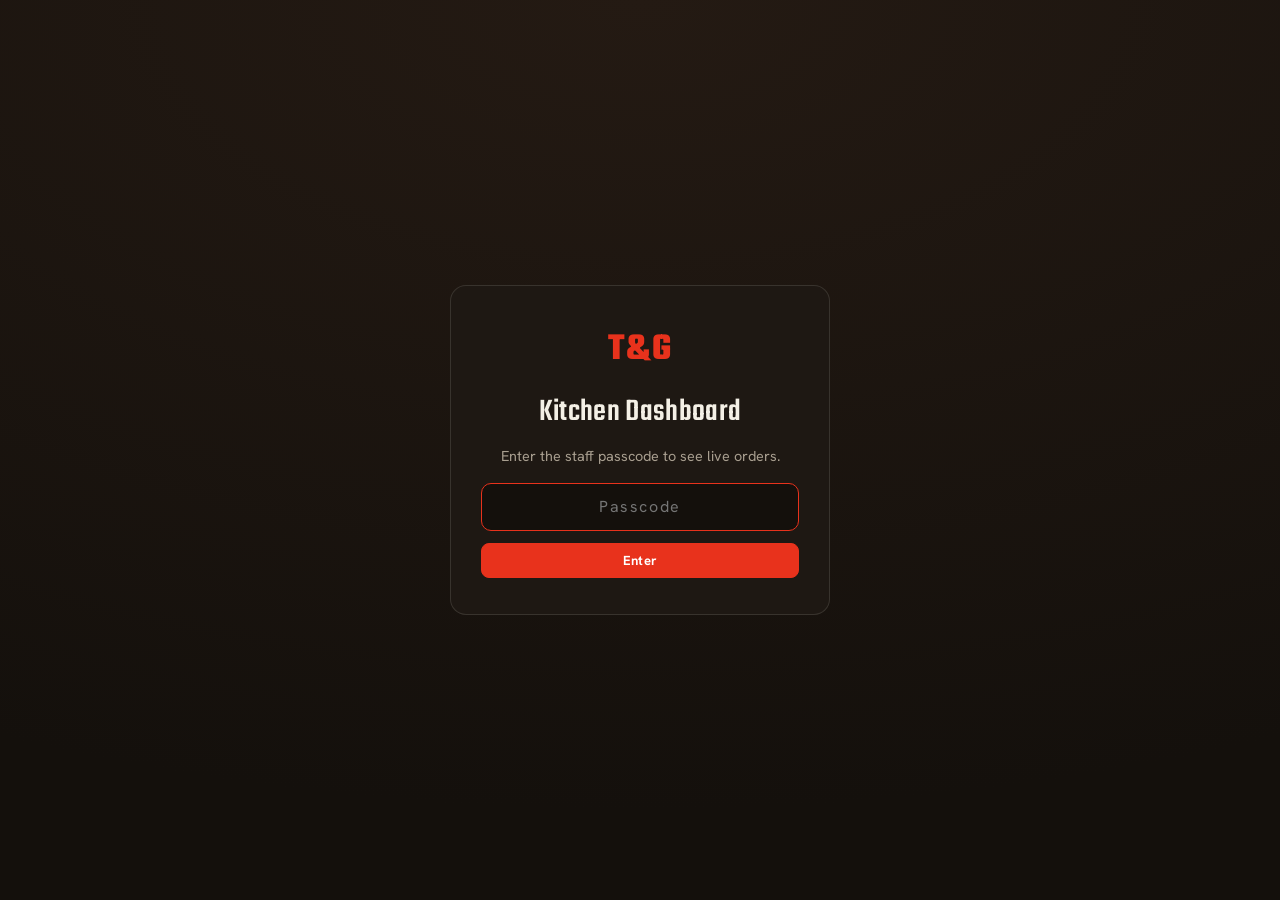
<file: dashboard.html>
<!DOCTYPE html>
<html lang="en" data-lang="en">
<head>
<meta charset="UTF-8" />
<meta name="viewport" content="width=device-width, initial-scale=1.0" />
<meta name="robots" content="noindex" />
<title>Kitchen Dashboard — Tandoor et Grille</title>
<link rel="preconnect" href="https://fonts.googleapis.com" />
<link rel="preconnect" href="https://fonts.gstatic.com" crossorigin />
<link href="https://fonts.googleapis.com/css2?family=Teko:wght@400;500;600;700&family=Hanken+Grotesk:wght@400;500;600;700;800&display=swap" rel="stylesheet" />
<link rel="stylesheet" href="css/dashboard.css?v=2" />
</head>
<body class="dash-body">

<!-- ===== LOGIN GATE ===== -->
<div class="gate" id="gate">
  <form class="gate__card" id="gateForm">
    <div class="gate__mono">T&amp;G</div>
    <h1>Kitchen Dashboard</h1>
    <p>Enter the staff passcode to see live orders.</p>
    <input type="password" id="gatePass" placeholder="Passcode" autocomplete="current-password" />
    <button type="submit" class="dbtn dbtn--primary" id="gateBtn">Enter</button>
    <span class="gate__err" id="gateErr" hidden>Wrong passcode — try again.</span>
  </form>
</div>

<!-- ===== APP ===== -->
<div class="dash" id="dash" hidden>
  <header class="dhead">
    <div class="dhead__brand">
      <span class="dhead__mono">T&amp;G</span>
      <div class="dhead__title"><strong>Kitchen</strong><span>Tandoor et Grille</span></div>
      <span class="dhead__live" id="liveDot" title="Live"><i></i> <em>Live</em></span>
    </div>
    <div class="dhead__stats">
      <div class="stat"><b id="stOrders">0</b><span>Orders today</span></div>
      <div class="stat"><b id="stActive">0</b><span>Active now</span></div>
      <div class="stat"><b id="stRevenue">$0</b><span>Revenue today</span></div>
    </div>
    <div class="dhead__tools">
      <button class="dbtn dbtn--ghost" id="soundBtn" title="Sound alerts" aria-pressed="true">
        <svg viewBox="0 0 24 24" width="18" height="18" fill="none" stroke="currentColor" stroke-width="2" stroke-linecap="round" stroke-linejoin="round"><path d="M11 5 6 9H2v6h4l5 4V5z"/><path d="M15.5 8.5a5 5 0 0 1 0 7M19 5a9 9 0 0 1 0 14"/></svg>
        <span>Sound</span>
      </button>
      <button class="dbtn dbtn--ghost" id="logoutBtn">Log out</button>
    </div>
  </header>

  <main class="board" id="board">
    <section class="col" data-col="new">
      <header class="col__head"><h2>New</h2><span class="col__count" id="cNew">0</span></header>
      <div class="col__list" id="listNew"></div>
    </section>
    <section class="col" data-col="preparing">
      <header class="col__head"><h2>In the kitchen</h2><span class="col__count" id="cPrep">0</span></header>
      <div class="col__list" id="listPrep"></div>
    </section>
    <section class="col" data-col="ready">
      <header class="col__head"><h2>Ready for pickup</h2><span class="col__count" id="cReady">0</span></header>
      <div class="col__list" id="listReady"></div>
    </section>
  </main>
</div>

<script src="js/dashboard.js?v=3"></script>
</body>
</html>
</file>
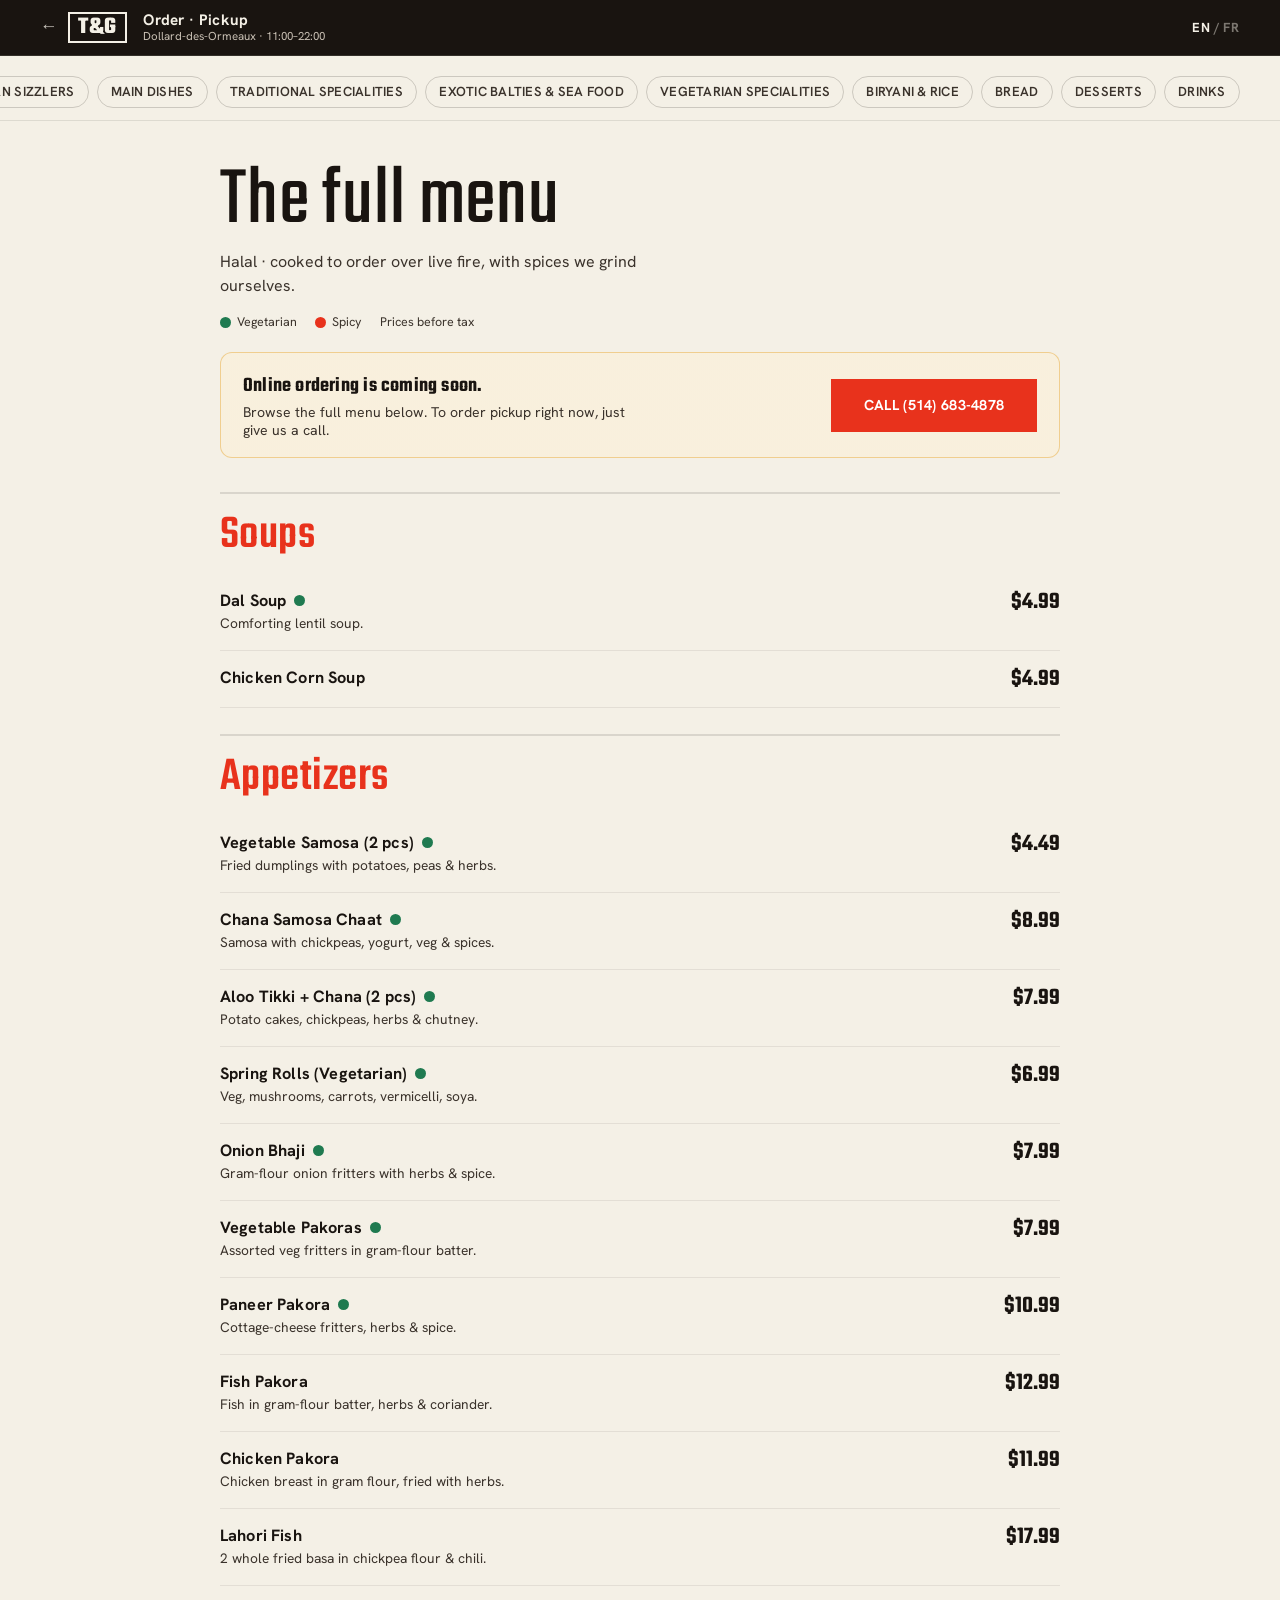
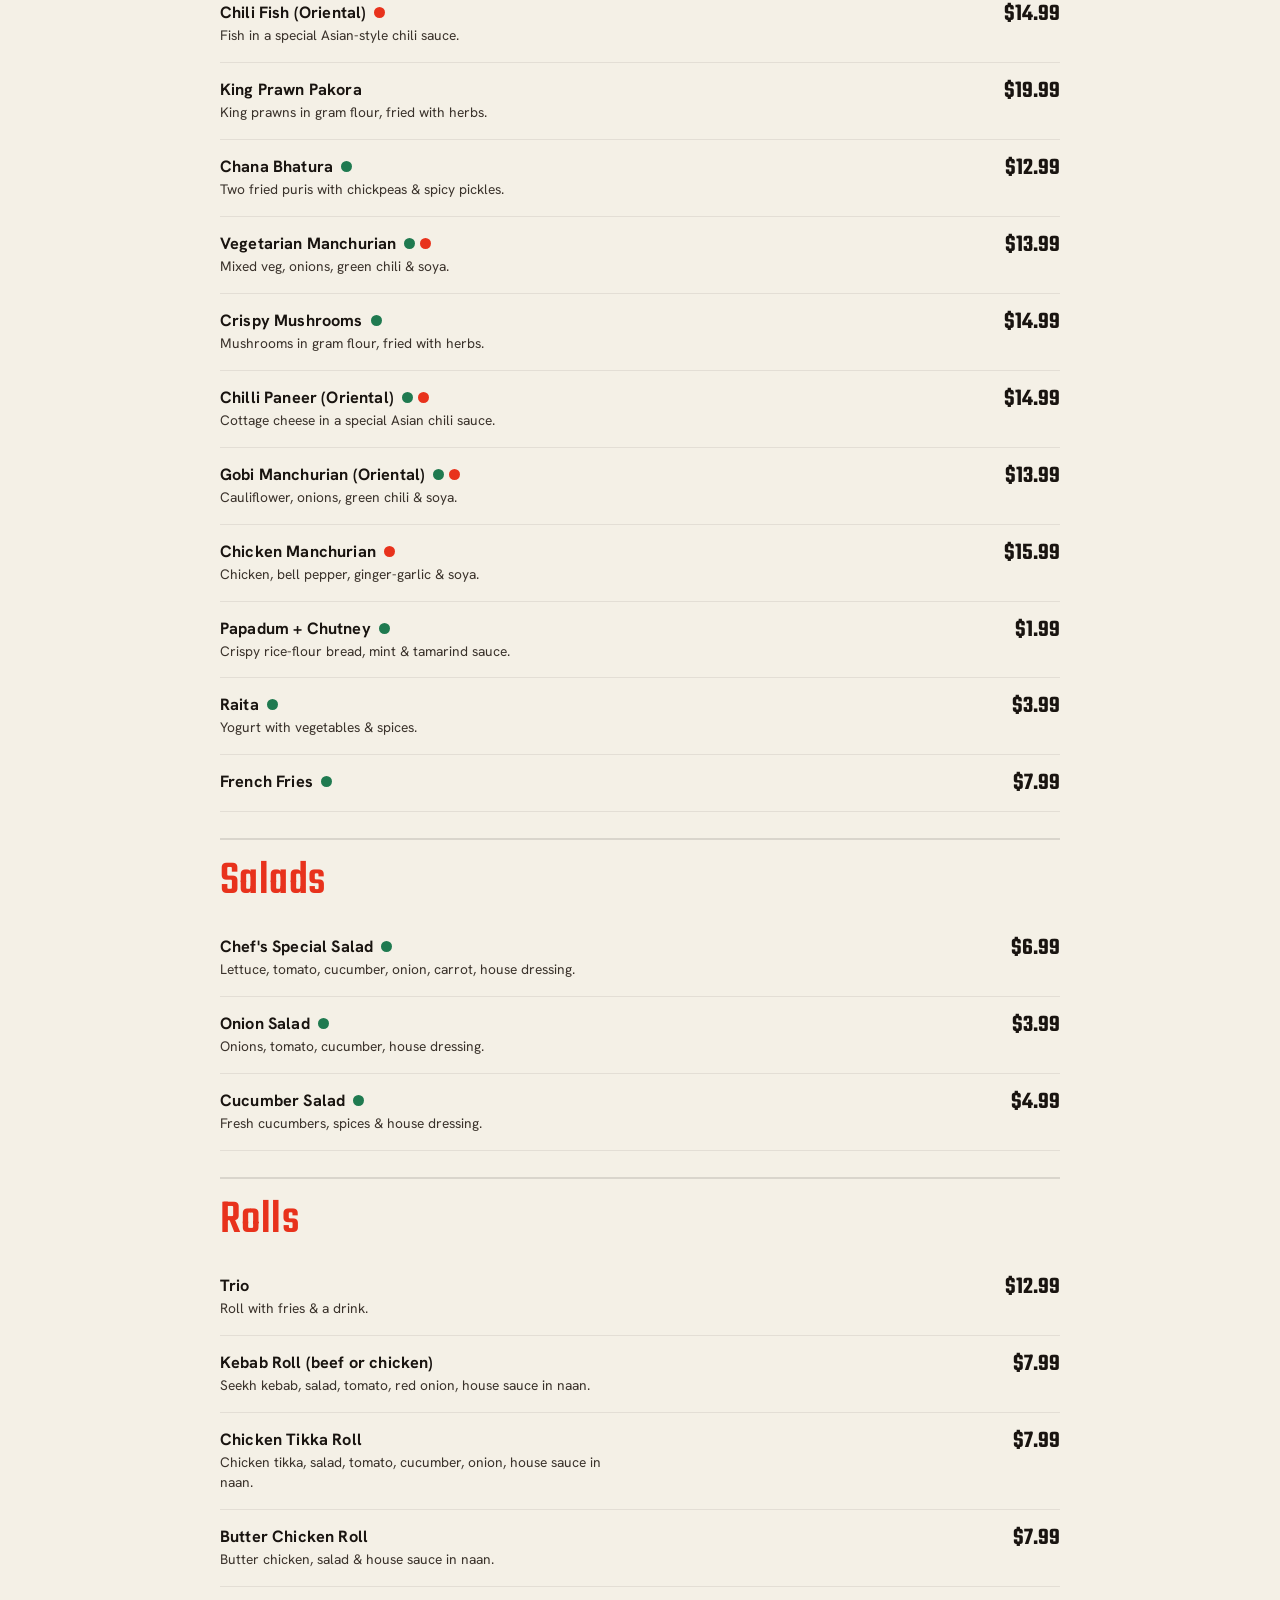
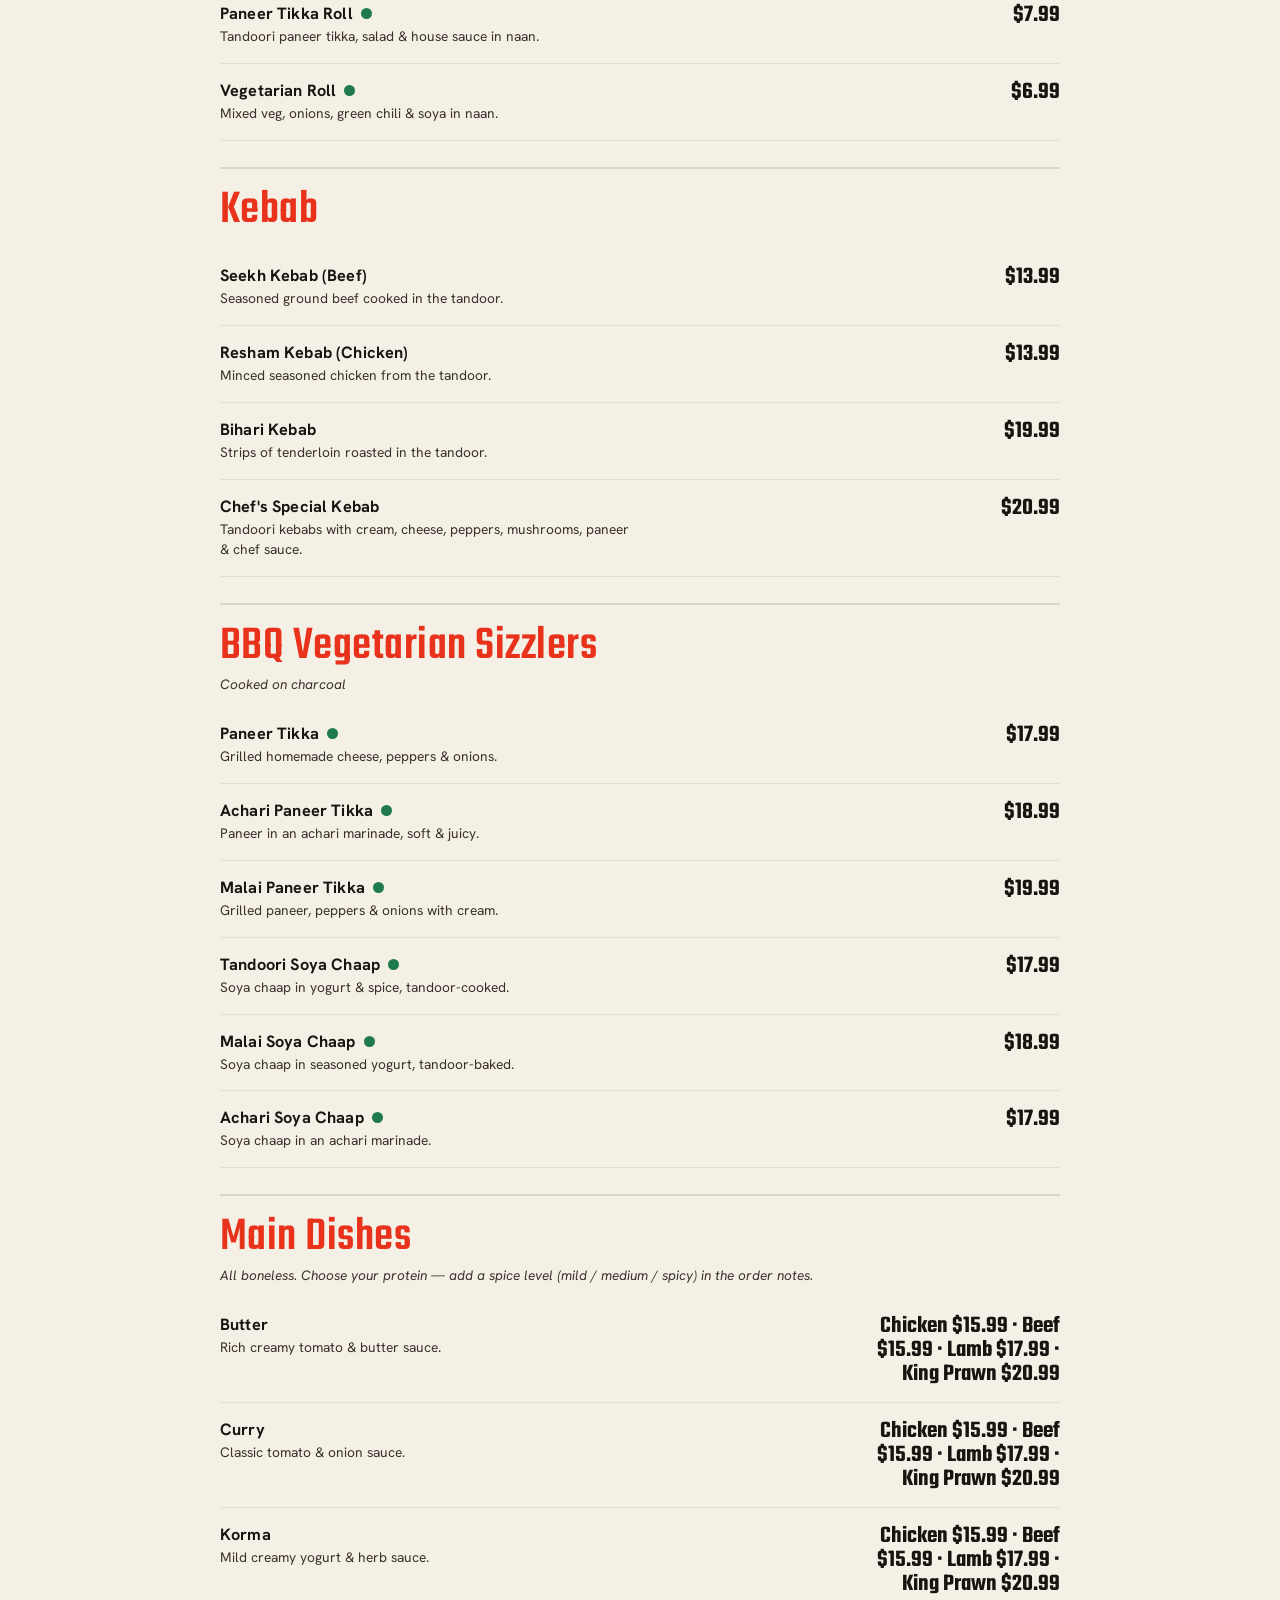
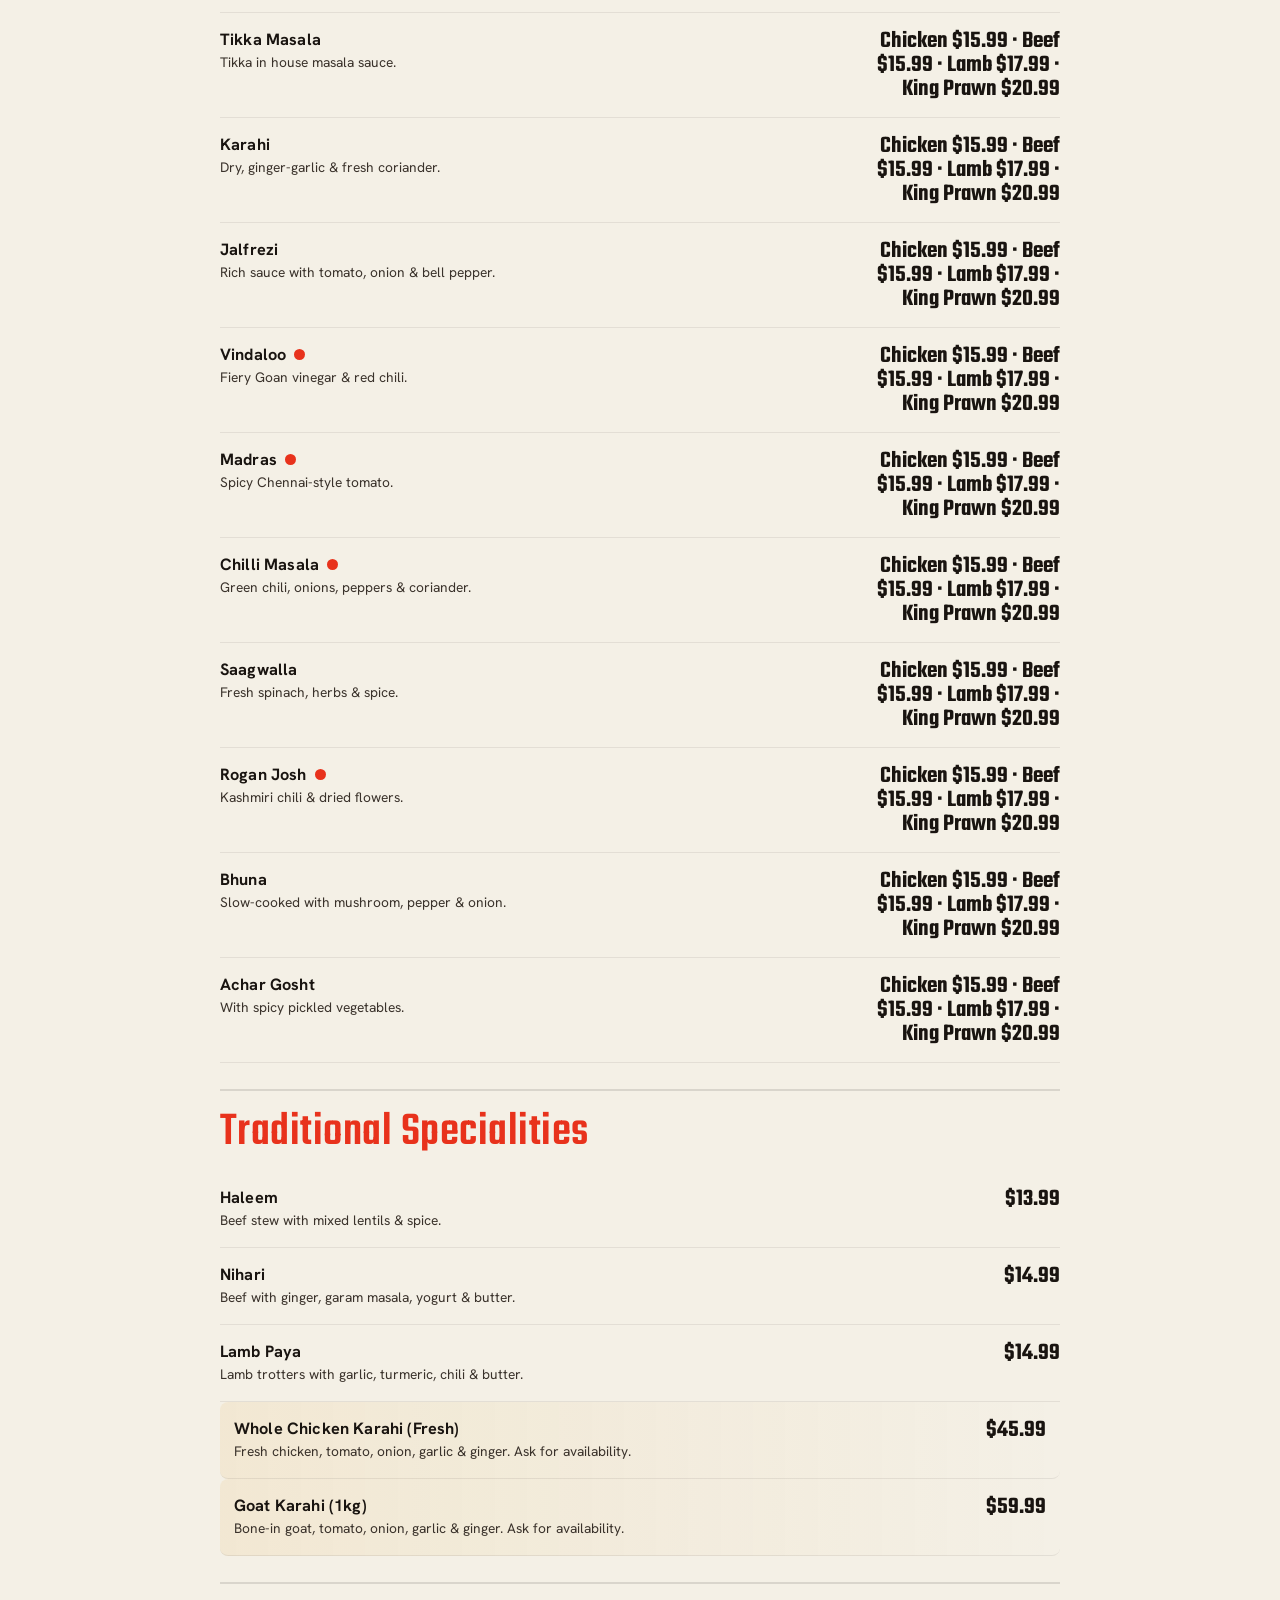
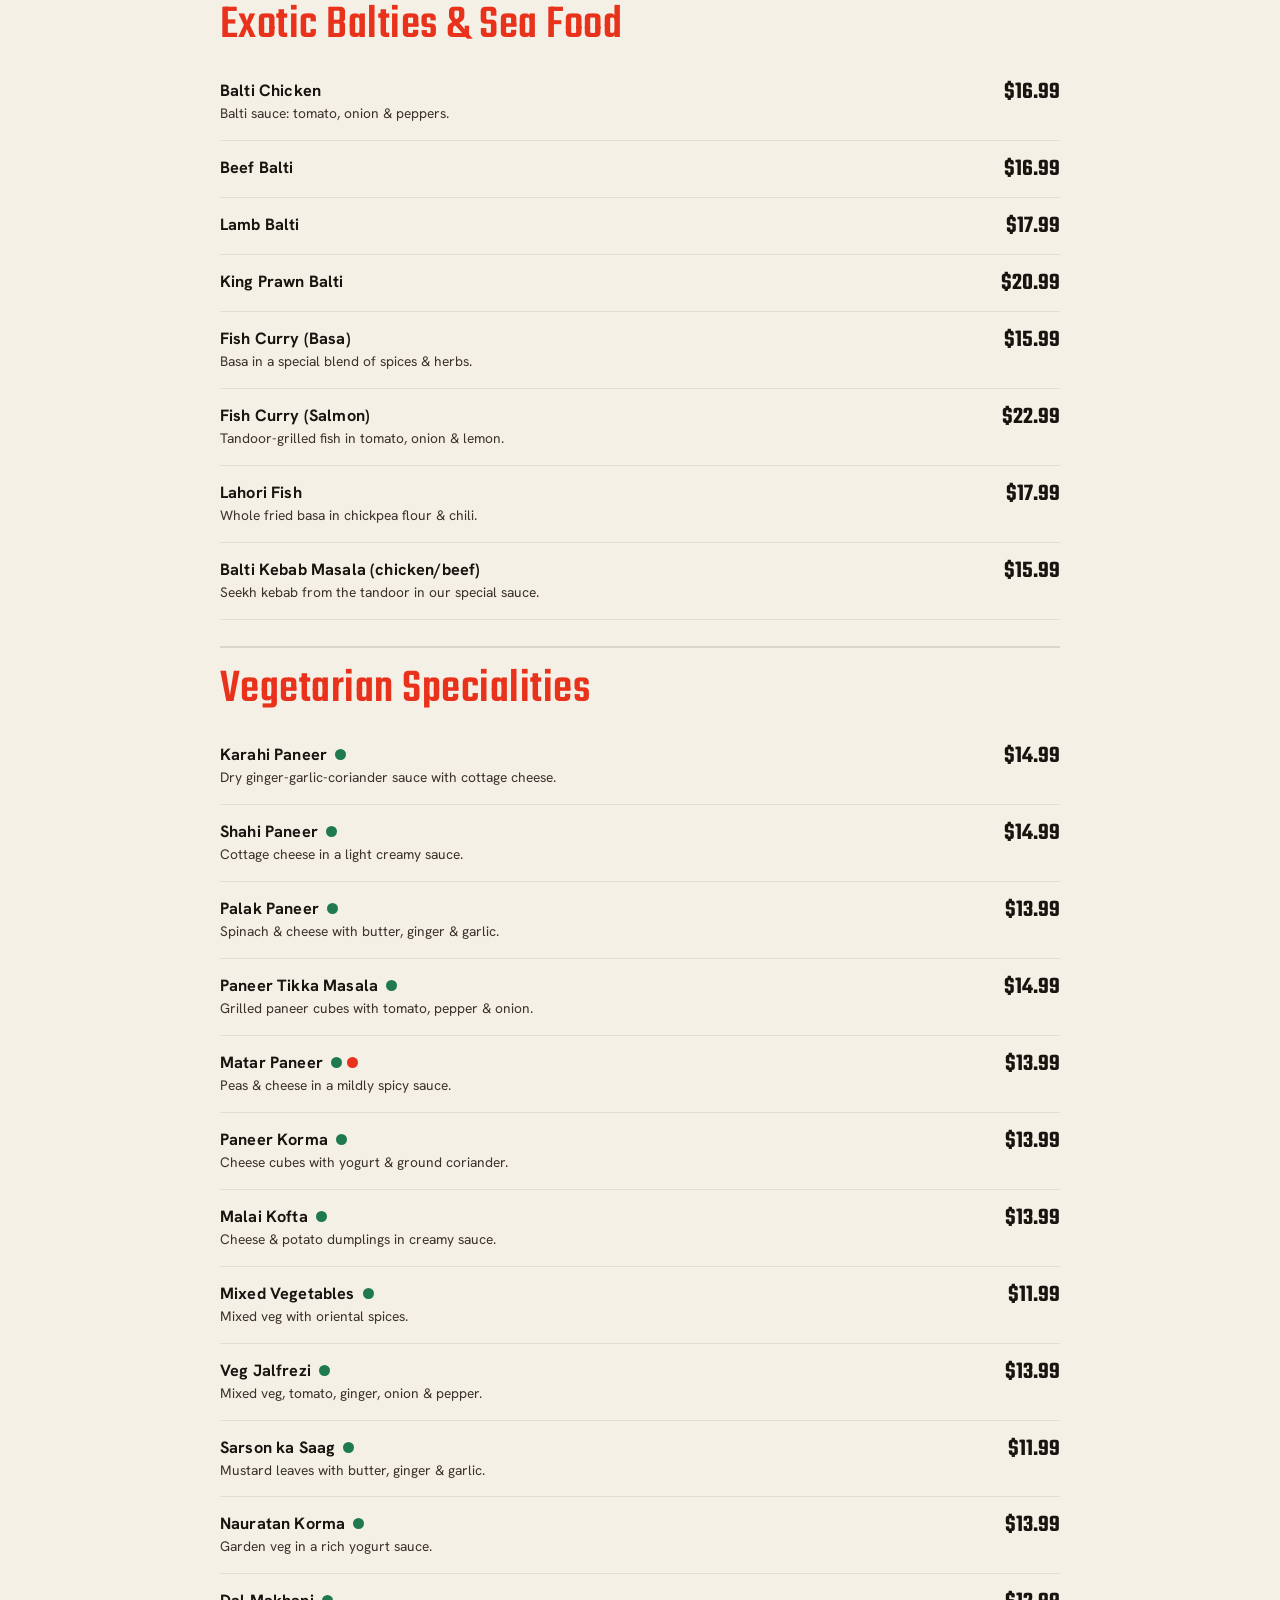
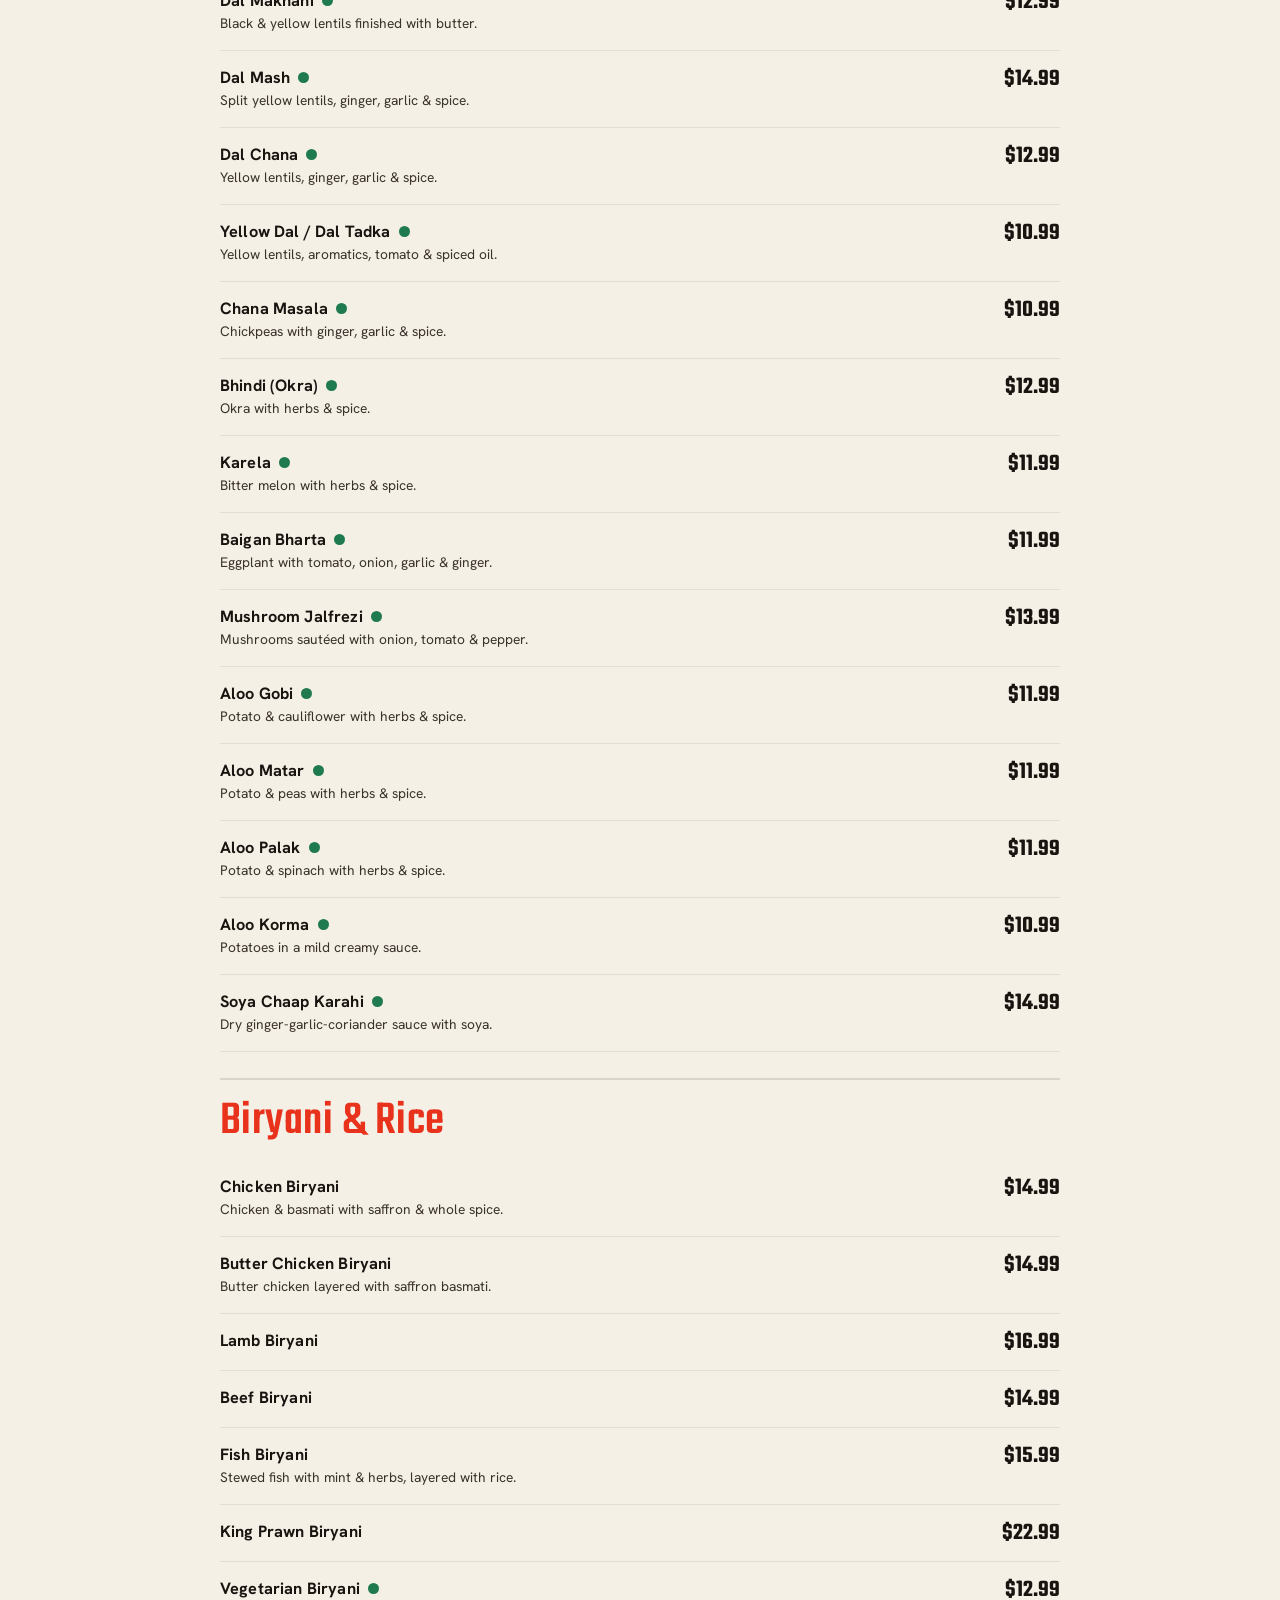
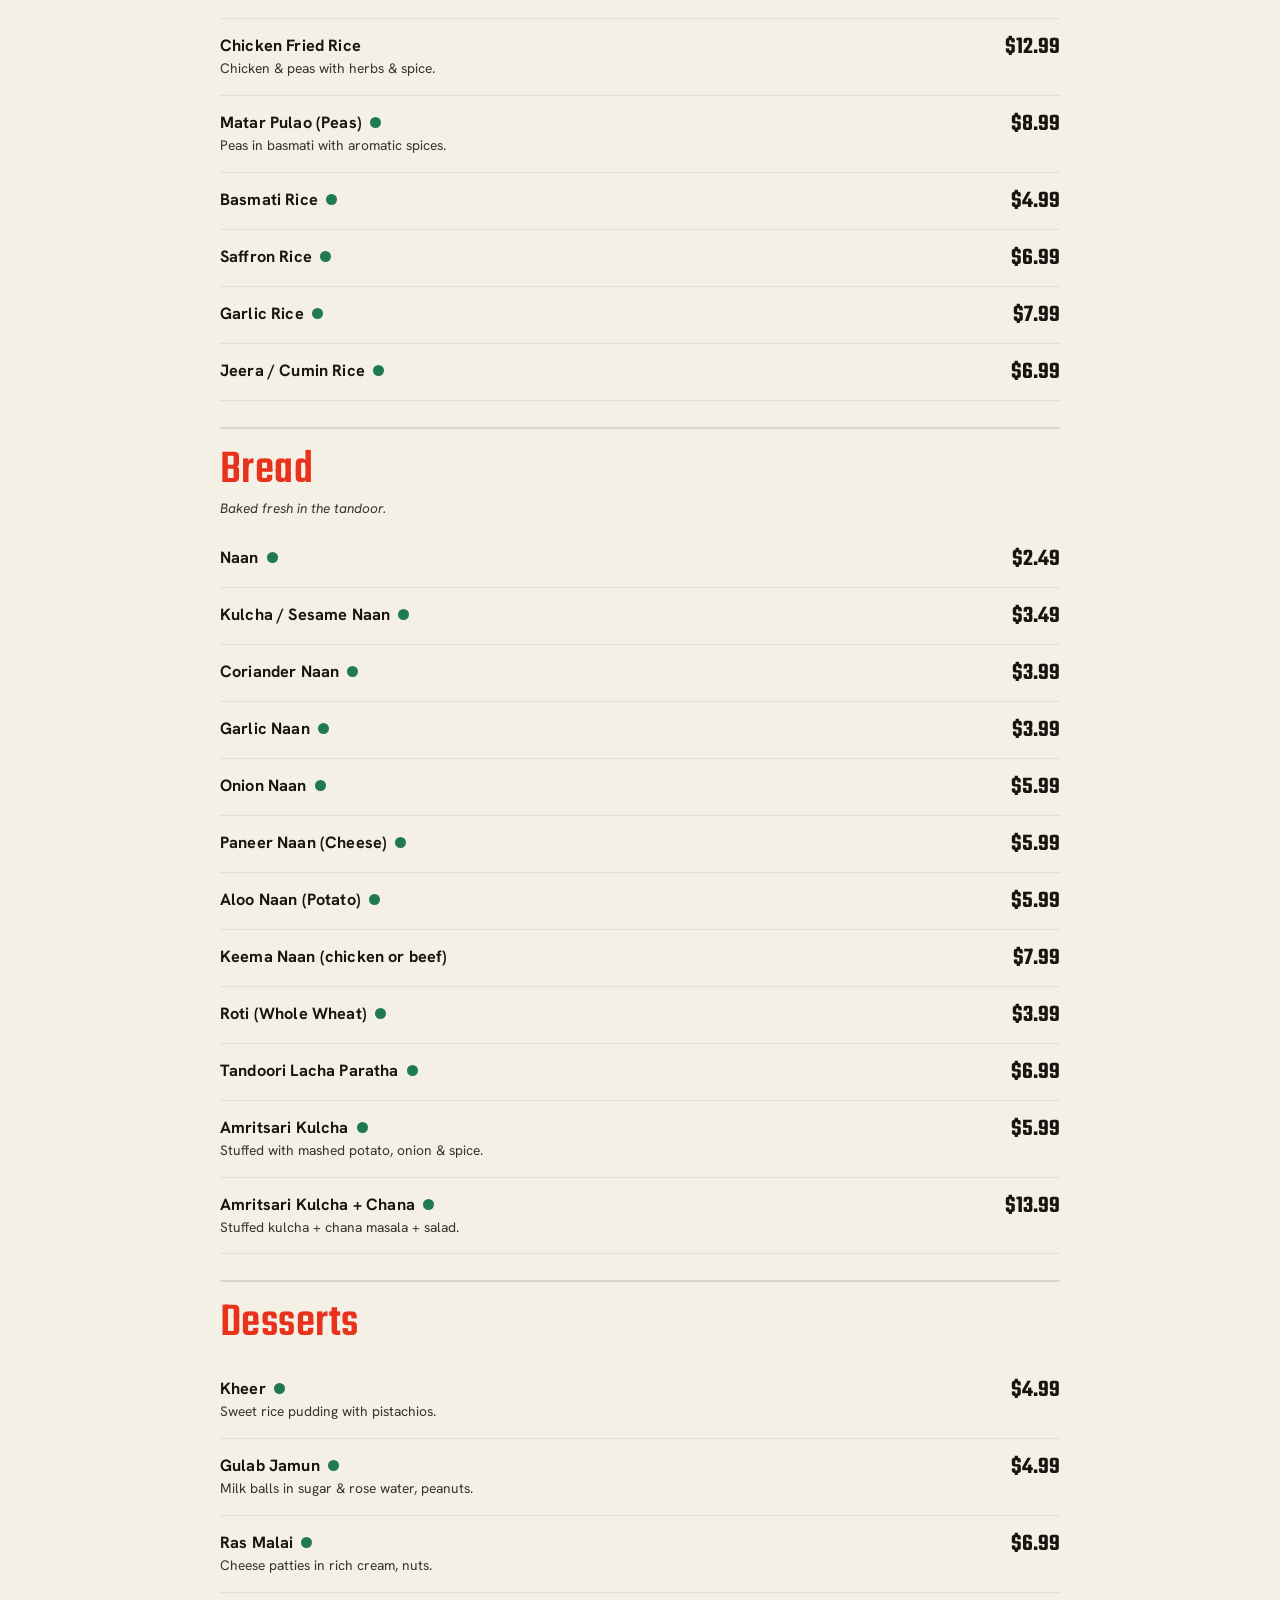
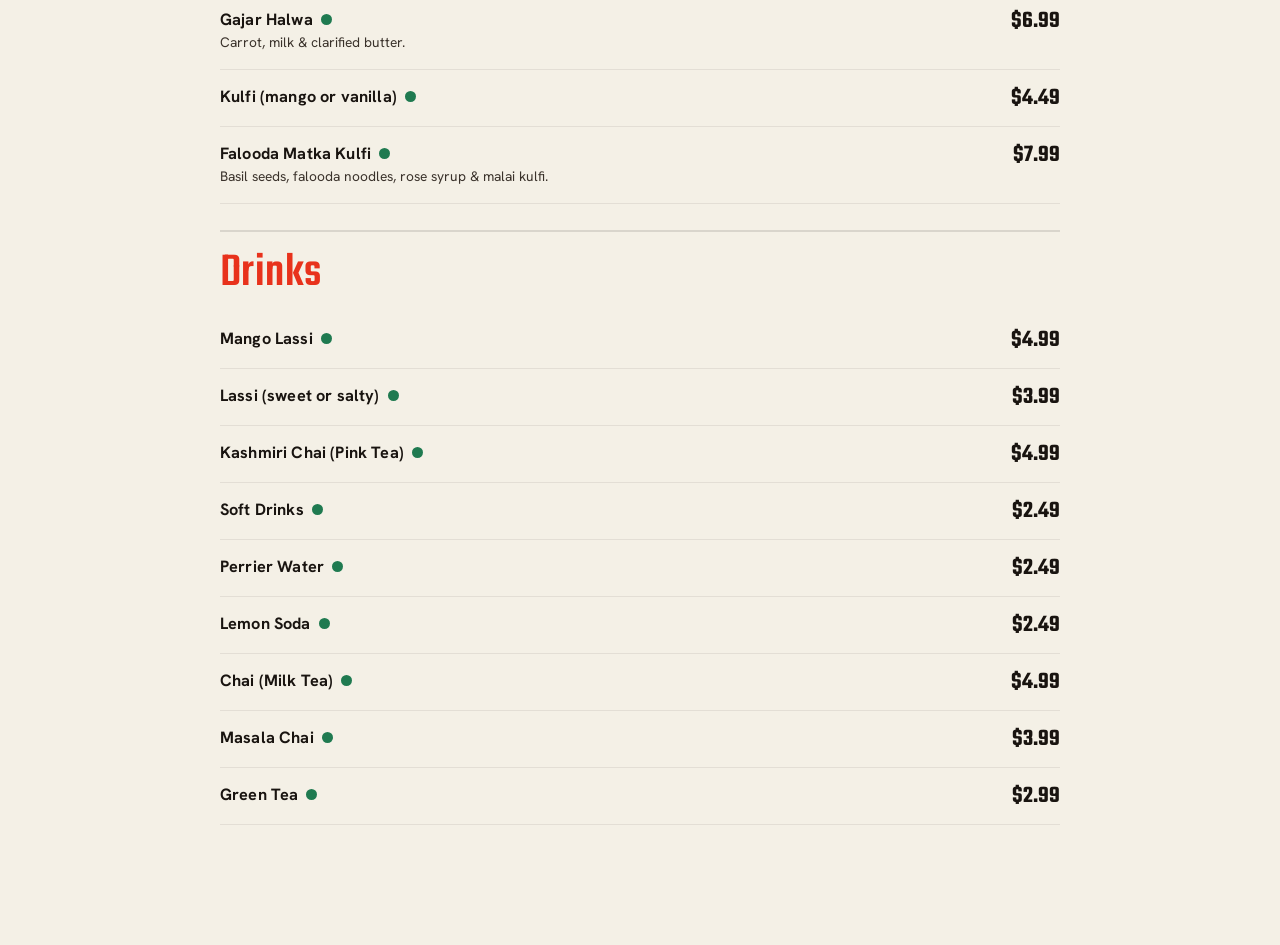
<file: order.html>
<!DOCTYPE html>
<html lang="en" data-lang="en">
<head>
<meta charset="UTF-8" />
<meta name="viewport" content="width=device-width, initial-scale=1.0" />
<title>Order Pickup — Tandoor &amp; Grille · Dollard-des-Ormeaux</title>
<meta name="description" content="Order Tandoor et Grille for pickup — live-fire North Indian & Pakistani in Dollard-des-Ormeaux. Full menu, add to cart, send your order in seconds." />
<link rel="preconnect" href="https://fonts.googleapis.com" />
<link rel="preconnect" href="https://fonts.gstatic.com" crossorigin />
<link href="https://fonts.googleapis.com/css2?family=Teko:wght@300;400;500;600;700&family=Hanken+Grotesk:ital,wght@0,300..800;1,300..700&family=Fraunces:ital,opsz,wght@1,9..144,400..600&display=swap" rel="stylesheet" />
<link rel="stylesheet" href="css/styles.css?v=2" />
<link rel="stylesheet" href="css/order.css?v=3" />
</head>
<body class="order-body">

<!-- ===== ORDER HEADER ===== -->
<header class="ohead">
  <a href="index.html" class="ohead__back" aria-label="Back to site">
    <span class="ohead__arrow">←</span>
    <span class="nav__monogram">T&amp;G</span>
  </a>
  <div class="ohead__title">
    <strong data-en="Order · Pickup" data-fr="Commander · À emporter">Order · Pickup</strong>
    <span data-en="Dollard-des-Ormeaux · 11:00–22:00" data-fr="Dollard-des-Ormeaux · 11 h – 22 h">Dollard-des-Ormeaux · 11:00–22:00</span>
  </div>
  <div class="ohead__right">
    <button class="lang" id="langToggle" aria-label="Switch language">
      <span class="lang__en">EN</span><span class="lang__sep">/</span><span class="lang__fr">FR</span>
    </button>
    <button class="ohead__cart" id="cartBtn" aria-label="Cart">
      <span class="ohead__cart-ico">🛒</span>
      <span class="ohead__cart-count" id="cartCount">0</span>
    </button>
  </div>
</header>

<!-- ===== CATEGORY NAV ===== -->
<nav class="ocats" id="ocats" aria-label="Menu categories"></nav>

<!-- ===== MENU ===== -->
<main class="omenu" id="omenu">
  <div class="omenu__intro">
    <h1 class="omenu__h1" data-en="The full menu" data-fr="Le menu complet">The full menu</h1>
    <p class="omenu__note" data-en="Halal · cooked to order over live fire, with spices we grind ourselves." data-fr="Halal · cuisiné à la commande au feu vif, avec des épices moulues maison.">Halal · cooked to order over live fire, with spices we grind ourselves.</p>
    <div class="omenu__legend">
      <span><i class="lg lg--veg"></i> <em data-en="Vegetarian" data-fr="Végétarien">Vegetarian</em></span>
      <span><i class="lg lg--spice"></i> <em data-en="Spicy" data-fr="Épicé">Spicy</em></span>
      <span data-en="Prices before tax" data-fr="Prix avant taxes">Prices before tax</span>
    </div>
  </div>
  <div id="menuSections"></div>
</main>

<!-- ===== CART DRAWER ===== -->
<div class="cart-scrim" id="cartScrim" hidden></div>
<aside class="cart" id="cart" aria-label="Your order" aria-hidden="true">
  <div class="cart__head">
    <h2 data-en="Your order" data-fr="Votre commande">Your order</h2>
    <button class="cart__close" id="cartClose" aria-label="Close">✕</button>
  </div>
  <div class="cart__items" id="cartItems"></div>
  <div class="cart__empty" id="cartEmpty" data-en="Your cart is empty — add something delicious." data-fr="Votre panier est vide — ajoutez quelque chose de délicieux.">Your cart is empty — add something delicious.</div>

  <div class="cart__foot" id="cartFoot" hidden>
    <div class="acct-bar" id="acctBar" hidden></div>
    <div class="cart__totals">
      <div><span data-en="Subtotal" data-fr="Sous-total">Subtotal</span><b id="tSub">$0.00</b></div>
      <div><span id="taxLabel">Tax (14.975%)</span><b id="tTax">$0.00</b></div>
      <div class="cart__grand"><span data-en="Total" data-fr="Total">Total</span><b id="tTotal">$0.00</b></div>
    </div>

    <form class="cart__form" id="cartForm" autocomplete="on">
      <label>
        <span data-en="Name" data-fr="Nom">Name</span>
        <input type="text" id="fName" required placeholder="Your name" />
      </label>
      <label>
        <span data-en="Phone" data-fr="Téléphone">Phone</span>
        <input type="tel" id="fPhone" required placeholder="(514) 000-0000" />
      </label>
      <label>
        <span data-en="Pickup time" data-fr="Heure de collecte">Pickup time</span>
        <input type="text" id="fTime" placeholder="ASAP" value="ASAP" />
      </label>
      <label>
        <span data-en="Notes (allergies, spice…)" data-fr="Notes (allergies, épices…)">Notes (allergies, spice…)</span>
        <textarea id="fNotes" rows="2" placeholder="Optional"></textarea>
      </label>
    </form>

    <button class="btn btn--big cart__send" id="placeOrder" data-en="Place order" data-fr="Passer la commande">Place order</button>
    <div class="cart__alt">
      <a href="tel:5146834878" data-en="Prefer to call? (514) 683-4878" data-fr="Préférez appeler ? (514) 683-4878">Prefer to call? (514) 683-4878</a>
    </div>
    <p class="cart__disclaim" data-en="Pickup only. Your order goes straight to the kitchen — we'll confirm the time. Payment on pickup." data-fr="À emporter seulement. Votre commande arrive directement en cuisine — on confirme l'heure. Paiement à la collecte.">Pickup only. Your order goes straight to the kitchen — we'll confirm the time. Payment on pickup.</p>
  </div>

  <!-- success state -->
  <div class="cart__done" id="cartDone" hidden>
    <div class="cart__done-check" aria-hidden="true">
      <svg viewBox="0 0 52 52" width="64" height="64"><circle cx="26" cy="26" r="24" fill="none" stroke="currentColor" stroke-width="2"/><path fill="none" stroke="currentColor" stroke-width="3" stroke-linecap="round" stroke-linejoin="round" d="M15 27l7 7 15-15"/></svg>
    </div>
    <h3 data-en="Order received!" data-fr="Commande reçue !">Order received!</h3>
    <p class="cart__done-num">#<span id="doneNum">—</span></p>
    <p class="cart__done-msg" id="doneMsg" data-en="It's on the kitchen screen now. We'll call you to confirm your pickup time." data-fr="Elle est déjà sur l'écran de la cuisine. On vous appelle pour confirmer l'heure de collecte.">It's on the kitchen screen now. We'll call you to confirm your pickup time.</p>
    <button class="btn btn--big" id="doneClose" data-en="Start a new order" data-fr="Nouvelle commande">Start a new order</button>
  </div>
</aside>

<!-- ===== AUTH MODAL ===== -->
<div class="auth-scrim" id="authScrim" hidden></div>
<div class="auth" id="authModal" role="dialog" aria-modal="true" aria-hidden="true">
  <button class="auth__close" id="authClose" aria-label="Close">✕</button>
  <div class="auth__head">
    <h2 id="authTitle" data-en="Sign in to order" data-fr="Connexion pour commander">Sign in to order</h2>
    <p id="authSub" data-en="Create a free account so we can send your order to the kitchen and keep your details for next time." data-fr="Créez un compte gratuit pour envoyer votre commande en cuisine et garder vos infos pour la prochaine fois.">Create a free account so we can send your order to the kitchen and keep your details for next time.</p>
  </div>
  <div class="auth__tabs">
    <button class="auth__tab is-active" data-mode="signup" data-en="Create account" data-fr="Créer un compte">Create account</button>
    <button class="auth__tab" data-mode="login" data-en="Sign in" data-fr="Se connecter">Sign in</button>
  </div>
  <form class="auth__form" id="authForm" autocomplete="on">
    <label class="af-signup"><span data-en="Name" data-fr="Nom">Name</span>
      <input type="text" id="auName" autocomplete="name" placeholder="Your name" /></label>
    <label><span data-en="Email" data-fr="Courriel">Email</span>
      <input type="email" id="auEmail" autocomplete="email" required placeholder="you@email.com" /></label>
    <label class="af-signup"><span data-en="Phone" data-fr="Téléphone">Phone</span>
      <input type="tel" id="auPhone" autocomplete="tel" placeholder="(514) 000-0000" /></label>
    <label><span data-en="Password" data-fr="Mot de passe">Password</span>
      <input type="password" id="auPass" autocomplete="current-password" required placeholder="••••••••" /></label>
    <p class="auth__err" id="authErr" hidden></p>
    <button type="submit" class="btn btn--big auth__submit" id="authSubmit" data-en="Create account &amp; continue" data-fr="Créer le compte &amp; continuer">Create account &amp; continue</button>
    <p class="auth__fine af-signup" data-en="By creating an account you agree we may email you order updates and the occasional offer." data-fr="En créant un compte, vous acceptez de recevoir des courriels de suivi de commande et occasionnellement des offres.">By creating an account you agree we may email you order updates and the occasional offer.</p>
  </form>
</div>

<!-- ===== ADD-TO-CART TOAST ===== -->
<div class="toast" id="toast" hidden></div>

<script src="js/menu-data.js?v=2"></script>
<script src="js/auth.js?v=3"></script>
<script src="js/order.js?v=5"></script>
</body>
</html>
</file>
<file: css/dashboard.css>
/* =========================================================
   TANDOOR ET GRILLE — kitchen dashboard (self-contained)
   Data-dense dark ops UI, on-brand (ink + chili + status).
   ========================================================= */
:root{
  --bg:#14100c;          /* deep warm black */
  --surface:#1e1813;
  --surface-2:#271f18;
  --line:rgba(244,240,230,.12);
  --cream:#F4F0E6;
  --muted:#a99f90;
  --chili:#E8321C;
  --chili-deep:#B71C10;
  --go:#2ecc71;
  --go-deep:#1f9d55;
  --amber:#E4A430;
  --danger:#ef4444;
  --f-display:'Teko',sans-serif;
  --f-body:'Hanken Grotesk',system-ui,sans-serif;
}
*{margin:0;padding:0;box-sizing:border-box}
[hidden]{display:none!important}
.dash-body{font-family:var(--f-body);background:var(--bg);color:var(--cream);min-height:100vh;-webkit-font-smoothing:antialiased}
b,strong{font-weight:700}
a{color:inherit;text-decoration:none}
.tabular,.ocard__num,.ocard__time,.stat b,.ocard__meta b,.col__count{font-variant-numeric:tabular-nums}

/* ---------- buttons ---------- */
.dbtn{font-family:var(--f-body);font-weight:700;font-size:.82rem;letter-spacing:.01em;
  display:inline-flex;align-items:center;justify-content:center;gap:7px;cursor:pointer;
  padding:.62em 1.05em;border-radius:8px;border:1.5px solid transparent;color:var(--cream);
  background:var(--surface-2);transition:transform .15s,background .2s,border-color .2s,opacity .2s}
.dbtn:hover{transform:translateY(-1px)}
.dbtn:active{transform:translateY(0)}
.dbtn:focus-visible{outline:2px solid var(--amber);outline-offset:2px}
.dbtn--primary{background:var(--chili);border-color:var(--chili);color:#fff}
.dbtn--primary:hover{background:var(--chili-deep)}
.dbtn--go{background:var(--go);border-color:var(--go);color:#04240f}
.dbtn--go:hover{background:var(--go-deep);color:#fff}
.dbtn--danger{background:transparent;border-color:rgba(239,68,68,.6);color:#ff8a80}
.dbtn--danger:hover{background:var(--danger);border-color:var(--danger);color:#fff}
.dbtn--ghost{background:transparent;border-color:var(--line);color:var(--muted)}
.dbtn--ghost:hover{border-color:var(--cream);color:var(--cream)}
.dbtn--ghost.is-off{opacity:.5}

/* ---------- login gate ---------- */
.gate{position:fixed;inset:0;display:grid;place-items:center;padding:24px;
  background:radial-gradient(120% 90% at 50% 0%,#241a13,var(--bg))}
.gate__card{width:min(380px,100%);background:var(--surface);border:1px solid var(--line);
  border-radius:16px;padding:36px 30px;text-align:center;display:flex;flex-direction:column;gap:12px}
.gate__mono{font-family:var(--f-display);font-weight:700;font-size:2.4rem;letter-spacing:.04em;color:var(--chili)}
.gate__card h1{font-family:var(--f-display);font-weight:500;font-size:2rem;letter-spacing:.01em}
.gate__card p{color:var(--muted);font-size:.9rem;margin-bottom:6px}
.gate__card input{font-family:var(--f-body);font-size:1rem;padding:.8em 1em;border-radius:10px;
  border:1.5px solid var(--line);background:var(--bg);color:var(--cream);text-align:center;letter-spacing:.1em}
.gate__card input:focus{outline:none;border-color:var(--chili)}
.gate__err{color:#ff8a80;font-size:.85rem}

/* ---------- header ---------- */
.dash{min-height:100vh;display:flex;flex-direction:column}
.dhead{position:sticky;top:0;z-index:20;display:flex;align-items:center;gap:24px;flex-wrap:wrap;
  padding:14px clamp(14px,3vw,28px);background:var(--surface);border-bottom:1px solid var(--line)}
.dhead__brand{display:flex;align-items:center;gap:12px}
.dhead__mono{font-family:var(--f-display);font-weight:700;font-size:1.6rem;color:var(--chili);letter-spacing:.03em}
.dhead__title{display:flex;flex-direction:column;line-height:1.05}
.dhead__title strong{font-family:var(--f-display);font-weight:500;font-size:1.5rem;letter-spacing:.02em}
.dhead__title span{font-size:.72rem;color:var(--muted)}
.dhead__live{display:inline-flex;align-items:center;gap:6px;font-size:.72rem;text-transform:uppercase;letter-spacing:.08em;color:var(--muted);margin-left:6px}
.dhead__live i{width:8px;height:8px;border-radius:50%;background:#6b6156;transition:background .3s}
.dhead__live.on i{background:var(--go);box-shadow:0 0 0 0 rgba(46,204,113,.6);animation:pulse 2s infinite}
@keyframes pulse{0%{box-shadow:0 0 0 0 rgba(46,204,113,.5)}70%{box-shadow:0 0 0 7px rgba(46,204,113,0)}100%{box-shadow:0 0 0 0 rgba(46,204,113,0)}}
.dhead__stats{display:flex;gap:22px;margin-left:auto}
.stat{display:flex;flex-direction:column;line-height:1}
.stat b{font-family:var(--f-display);font-weight:600;font-size:1.9rem;color:var(--cream)}
.stat span{font-size:.66rem;text-transform:uppercase;letter-spacing:.06em;color:var(--muted)}
.dhead__tools{display:flex;gap:10px;align-items:center}

/* ---------- board ---------- */
.board{flex:1 1 auto;display:grid;grid-template-columns:repeat(3,1fr);gap:14px;
  padding:16px clamp(14px,3vw,28px) 40px;max-width:1500px;width:100%;margin:0 auto;align-items:start}
.col{background:var(--surface);border:1px solid var(--line);border-radius:14px;display:flex;flex-direction:column;min-height:200px}
.col__head{display:flex;align-items:center;justify-content:space-between;padding:14px 16px;border-bottom:1px solid var(--line);position:sticky;top:72px}
.col__head h2{font-family:var(--f-display);font-weight:500;font-size:1.4rem;letter-spacing:.01em}
.col[data-col="new"] .col__head h2{color:var(--amber)}
.col[data-col="ready"] .col__head h2{color:var(--go)}
.col__count{min-width:26px;height:26px;padding:0 8px;border-radius:999px;background:var(--surface-2);
  display:grid;place-items:center;font-weight:800;font-size:.85rem}
.col__list{padding:12px;display:flex;flex-direction:column;gap:12px}
.col__empty{padding:26px 10px;text-align:center;color:var(--muted);font-size:.85rem;opacity:.7}

/* ---------- order card ---------- */
.ocard{background:var(--surface-2);border:1px solid var(--line);border-left:4px solid var(--muted);
  border-radius:12px;padding:14px;display:flex;flex-direction:column;gap:10px;animation:cardIn .28s cubic-bezier(.16,1,.3,1)}
@keyframes cardIn{from{opacity:0;transform:translateY(8px)}to{opacity:1;transform:none}}
.ocard--pending{border-left-color:var(--amber);box-shadow:0 0 0 1px rgba(228,164,48,.25)}
.ocard--accepted{border-left-color:var(--chili)}
.ocard--preparing{border-left-color:var(--chili)}
.ocard--ready{border-left-color:var(--go)}
.ocard__top{display:flex;align-items:center;justify-content:space-between}
.ocard__num{font-family:var(--f-display);font-weight:600;font-size:1.5rem;letter-spacing:.02em}
.ocard__time{font-size:.78rem;color:var(--muted);background:var(--bg);padding:.2em .6em;border-radius:999px}
.ocard__items{list-style:none;display:flex;flex-direction:column;gap:4px;font-size:.9rem}
.ocard__items li{display:flex;gap:8px;align-items:baseline}
.ocard__items li b{margin-left:auto;color:var(--muted);font-weight:600;font-size:.82rem}
.ocard__items .qi{color:var(--chili);font-weight:800;min-width:24px}
.ocard__notes{font-size:.84rem;color:var(--amber);font-style:italic;background:rgba(228,164,48,.08);padding:6px 9px;border-radius:7px}
.ocard__cust{display:flex;justify-content:space-between;align-items:flex-end;gap:10px;
  border-top:1px solid var(--line);padding-top:9px}
.ocard__cust b{display:block;font-size:.92rem}
.ocard__cust a{font-size:.82rem;color:var(--muted)}
.ocard__cust a:hover{color:var(--go)}
.ocard__who{display:flex;flex-direction:column;min-width:0}
.ocard__who a{overflow:hidden;text-overflow:ellipsis;white-space:nowrap;max-width:100%}
.ocard__email{font-size:.76rem;color:var(--amber)!important;margin-top:1px}
.ocard__email:hover{color:var(--go)!important}
.ocard__meta{text-align:right}
.ocard__meta span{display:block;font-size:.72rem;color:var(--muted)}
.ocard__meta b{font-family:var(--f-display);font-size:1.4rem}
.ocard__actions{display:flex;gap:8px}
.ocard__actions .dbtn{flex:1}

/* ---------- responsive ---------- */
@media(max-width:900px){
  .board{grid-template-columns:1fr;max-width:560px}
  .col__head{position:static}
  .dhead__stats{gap:16px;order:3;width:100%;margin-left:0;justify-content:space-between}
}
@media(prefers-reduced-motion:reduce){
  *{animation:none!important;transition:none!important}
}
</file>
<file: css/styles.css>
/* =========================================================
   TANDOOR & GRILLE — live-fire North Indian
   Design language after La Revoltosa: loud single accent,
   condensed display type, flat editorial, heavy motion.
   ========================================================= */

:root{
  --chili:#E8321C;        /* signature red (their #E2031A warmed toward revoltosa) */
  --chili-deep:#B71C10;
  --cream:#F4F0E6;        /* warm ivory */
  --cream-2:#EDE7D8;
  --ink:#191410;          /* warm near-black */
  --ink-soft:#3A322B;
  --turmeric:#E4A430;     /* small accent */
  --coriander:#1F7A50;    /* rare secondary */
  --paper:#FBF8F0;

  --f-display:'Teko', sans-serif;
  --f-serif:'Fraunces', serif;
  --f-body:'Hanken Grotesk', sans-serif;

  --pad: clamp(20px, 5vw, 90px);
  --maxw: 1600px;
}

*{margin:0;padding:0;box-sizing:border-box}
html{scroll-behavior:auto}
body{
  font-family:var(--f-body);
  background:var(--cream);
  color:var(--ink);
  -webkit-font-smoothing:antialiased;
  overflow-x:hidden;
}
img{display:block;width:100%;height:100%;object-fit:cover}
a{color:inherit;text-decoration:none}
em{font-style:italic}
::selection{background:var(--chili);color:var(--cream)}

/* ---------- BUTTONS ---------- */
.btn{
  display:inline-flex;align-items:center;justify-content:center;
  font-family:var(--f-body);font-weight:700;
  letter-spacing:.02em;font-size:.82rem;text-transform:uppercase;
  padding:.95em 1.6em;border-radius:0;border:1.5px solid var(--ink);
  background:var(--ink);color:var(--cream);cursor:pointer;
  transition:background .25s, color .25s, transform .25s;
}
.btn:hover{transform:translateY(-2px)}
.btn--order{background:var(--chili);border-color:var(--chili);color:#fff}
.btn--order:hover{background:var(--ink);border-color:var(--ink)}
.btn--big{padding:1.15em 2.2em;font-size:.9rem;background:var(--chili);border-color:var(--chili);color:#fff}
.btn--big:hover{background:var(--ink);border-color:var(--ink)}
.btn--dark{background:var(--ink);border-color:var(--ink);color:var(--cream)}
.btn--dark:hover{background:transparent;color:var(--ink)}
.btn--ghost{background:transparent;color:inherit;border-color:currentColor}
.btn--ghost:hover{background:currentColor}
.btn--ghost:hover{color:var(--chili)}

/* =========================================================
   SPLASH
   ========================================================= */
.splash{
  position:fixed;inset:0;z-index:1000;
  background:var(--chili);color:var(--cream);
  display:flex;align-items:center;justify-content:center;
  overflow:hidden;
}
.splash__inner{text-align:center;transform:translateY(0)}
.splash__mark{font-family:var(--f-serif);font-size:clamp(90px,18vw,220px);line-height:.8;font-style:italic}
.splash__amp{display:inline-block;transform:translateY(0)}
.splash__word{display:flex;gap:.05em;justify-content:center;margin-top:.1em}
.splash__word span{
  font-family:var(--f-display);font-weight:600;
  font-size:clamp(34px,7vw,86px);line-height:1;letter-spacing:.18em;
  transform:translateY(110%);opacity:0;
}
.splash__sub{
  font-family:var(--f-body);font-weight:600;letter-spacing:.5em;
  font-size:clamp(11px,1.4vw,15px);margin-top:1.4em;opacity:0;padding-left:.5em;
}
.splash__spinner{margin:2.2em auto .6em;width:34px;height:34px;color:var(--cream);opacity:.9}
.splash__spinner svg{width:100%;height:100%}
.splash__spinner circle{stroke-dasharray:90 150;opacity:.9}
.splash__count{font-family:var(--f-body);font-weight:700;letter-spacing:.1em;font-size:.9rem;opacity:.85}
.splash__count::after{content:"%"}
body:not(.loaded){overflow:hidden;height:100vh}
body.loaded{overflow:auto}

/* split-text line masks (GSAP SplitText mask:'lines') */
.l-line{padding-bottom:.12em}
.hero__title .l-line,.exploded .l-line{padding-bottom:.02em}

/* =========================================================
   NAV
   ========================================================= */
.nav{
  position:fixed;top:0;left:0;width:100%;z-index:900;
  display:flex;align-items:center;justify-content:space-between;
  padding:18px var(--pad);
  mix-blend-mode:difference;color:#fff;
  transition:padding .3s;
}
.nav.scrolled{padding:12px var(--pad)}
.nav__brand{display:flex;align-items:center;gap:.7em}
.nav__monogram{
  font-family:var(--f-display);font-weight:700;font-size:1.5rem;letter-spacing:.02em;
  border:2px solid currentColor;padding:.05em .35em;line-height:1;
}
.nav__name{font-family:var(--f-serif);font-style:italic;font-size:1.05rem;letter-spacing:.01em}
.nav__name em{font-style:normal;opacity:.7;font-family:var(--f-body);font-size:.85em}
.nav__links{display:flex;gap:clamp(14px,2vw,34px)}
.nav__links a{
  font-weight:600;font-size:.82rem;text-transform:uppercase;letter-spacing:.06em;
  position:relative;padding:2px 0;
}
.nav__links a::after{content:"";position:absolute;left:0;bottom:-2px;width:0;height:1.5px;background:currentColor;transition:width .3s}
.nav__links a:hover::after{width:100%}
.nav__right{display:flex;align-items:center;gap:16px}
.lang{background:none;border:none;color:inherit;cursor:pointer;font-family:var(--f-body);font-weight:700;font-size:.82rem;letter-spacing:.05em;display:flex;gap:3px}
.lang__sep{opacity:.5}
.lang .lang__en{opacity:1}
.lang .lang__fr{opacity:.45}
html[data-lang="fr"] .lang .lang__en{opacity:.45}
html[data-lang="fr"] .lang .lang__fr{opacity:1}
.nav__burger{display:none;flex-direction:column;gap:5px;background:none;border:none;cursor:pointer;padding:4px}
.nav__burger i{width:24px;height:2px;background:currentColor;transition:.3s}

/* =========================================================
   HERO
   ========================================================= */
.hero{position:relative;height:100svh;min-height:640px;display:flex;align-items:flex-end;overflow:hidden}
.hero__media{position:absolute;inset:0;z-index:0}
.hero__vid{position:absolute;inset:0;width:100%;height:100%;object-fit:cover;will-change:transform}
.hero__media img{position:absolute;inset:0;transform:scale(1.12);will-change:transform,opacity;z-index:1}
.hero__scrim{position:absolute;inset:0;background:
  linear-gradient(180deg, rgba(20,15,10,.55) 0%, rgba(20,15,10,.05) 32%, rgba(20,15,10,.35) 62%, rgba(20,15,10,.86) 100%);}
.hero__embers{position:absolute;inset:0;pointer-events:none;overflow:hidden}
.ember{position:absolute;bottom:-10px;width:4px;height:4px;border-radius:50%;background:var(--turmeric);opacity:0;
  box-shadow:0 0 8px 1px rgba(228,164,48,.8);will-change:transform,opacity}

.hero__content{position:relative;z-index:2;padding:0 var(--pad) clamp(60px,9vh,110px);color:var(--cream);max-width:1100px}
.hero__eyebrow{display:flex;align-items:center;gap:12px;flex-wrap:wrap;font-weight:600;letter-spacing:.14em;text-transform:uppercase;font-size:.72rem;margin-bottom:22px;opacity:.9}
.hero__eyebrow .dot{color:var(--chili)}
.hero__title{font-family:var(--f-display);font-weight:500;line-height:.82;text-transform:uppercase;letter-spacing:.005em}
.hero__title .line{display:block;overflow:hidden}
.hero__title .line span,.hero__title .line em{display:inline-block;font-size:clamp(62px,13vw,185px)}
.hero__title .line--accent em{color:var(--chili);font-family:var(--f-serif);font-style:italic;font-weight:500;text-transform:none;font-size:clamp(60px,12.5vw,175px)}
.hero__lede{font-size:clamp(1rem,1.5vw,1.28rem);max-width:640px;margin:26px 0 34px;line-height:1.5;font-weight:400;color:rgba(244,240,230,.92)}
.hero__cta{display:flex;gap:14px;flex-wrap:wrap}
.hero__cta .btn--ghost{color:var(--cream)}
.hero__scroll{position:absolute;right:var(--pad);bottom:clamp(60px,9vh,110px);z-index:2;color:var(--cream);display:flex;flex-direction:column;align-items:center;gap:10px;writing-mode:vertical-rl;font-size:.68rem;letter-spacing:.3em;font-weight:600;opacity:.85}
.hero__scroll i{width:1px;height:46px;background:currentColor;animation:scrolldrop 1.8s ease-in-out infinite}
@keyframes scrolldrop{0%,100%{transform:scaleY(.3);transform-origin:top}50%{transform:scaleY(1);transform-origin:top}}

/* =========================================================
   MARQUEE
   ========================================================= */
.marquee{overflow:hidden;white-space:nowrap;padding:22px 0;border-block:1.5px solid}
.marquee--red{background:var(--chili);color:#fff;border-color:var(--chili-deep)}
.marquee--cream{background:var(--cream);color:var(--ink);border-color:var(--ink)}
.marquee__track{display:inline-flex;align-items:center;gap:36px;will-change:transform}
.marquee__track span{font-family:var(--f-display);font-weight:500;font-size:clamp(30px,5vw,58px);text-transform:uppercase;letter-spacing:.03em;line-height:1}
.marquee .flame{font-size:clamp(16px,2vw,26px);opacity:.85}
.marquee--red .flame{color:var(--turmeric)}

/* =========================================================
   THE KITCHEN
   ========================================================= */
.kitchen{padding:clamp(80px,12vh,150px) var(--pad) clamp(40px,6vh,70px);max-width:var(--maxw);margin:0 auto}
.tag{font-weight:700;text-transform:uppercase;letter-spacing:.2em;font-size:.72rem;color:var(--chili);margin-bottom:22px;display:flex;align-items:center;gap:10px}
.tag::before{content:"";width:28px;height:1.5px;background:var(--chili)}
.kitchen__intro{max-width:900px}
.kitchen__head{font-family:var(--f-display);font-weight:400;font-size:clamp(42px,7vw,104px);line-height:.92;letter-spacing:.005em}
.kitchen__head em{font-family:var(--f-serif);font-style:italic;color:var(--chili);font-weight:500}
.kitchen__note{font-size:clamp(1.05rem,1.6vw,1.4rem);max-width:560px;margin-top:26px;margin-left:auto;line-height:1.5;color:var(--ink-soft)}

.strip{display:grid;grid-template-columns:repeat(4,1fr);gap:clamp(10px,1.4vw,20px);margin-top:clamp(40px,6vh,70px)}
.strip__item{position:relative;overflow:hidden;aspect-ratio:3/4;background:var(--cream-2)}
.strip__item--tall{aspect-ratio:3/4;transform:translateY(clamp(20px,5vh,60px))}
.strip__item img{transition:transform .9s cubic-bezier(.2,.8,.2,1)}
.strip__item:hover img{transform:scale(1.06)}
.strip__item figcaption{position:absolute;left:14px;bottom:14px;color:#fff;font-family:var(--f-serif);font-style:italic;font-size:1.15rem;text-shadow:0 2px 14px rgba(0,0,0,.5)}

/* =========================================================
   SIGNATURES
   ========================================================= */
.sig{padding:clamp(80px,12vh,150px) var(--pad);max-width:var(--maxw);margin:0 auto}
.sig__head{text-align:center;margin-bottom:clamp(40px,7vh,80px)}
.exploded{display:flex;justify-content:center;flex-wrap:wrap;font-family:var(--f-display);font-weight:400;line-height:1;text-transform:uppercase}
.exploded span{font-size:clamp(46px,11vw,150px);letter-spacing:.02em}
.exploded--sm span{font-size:clamp(46px,9vw,120px)}
.sig__sub{font-family:var(--f-serif);font-style:italic;font-size:clamp(1.15rem,2vw,1.6rem);max-width:620px;margin:18px auto 0;line-height:1.4;color:var(--ink-soft)}

.dishes{display:grid;grid-template-columns:repeat(3,1fr);gap:clamp(10px,1.4vw,22px)}
.dish{position:relative;background:var(--paper);border:1.5px solid var(--ink);overflow:hidden;display:flex;flex-direction:column}
.dish__img{aspect-ratio:4/3;overflow:hidden;background:var(--cream-2)}
.dish__img img{transition:transform .8s cubic-bezier(.2,.8,.2,1)}
.dish:hover .dish__img img{transform:scale(1.07)}
.dish__meta{padding:20px 22px 26px}
.dish__meta h3{font-family:var(--f-display);font-weight:500;font-size:clamp(26px,3vw,40px);line-height:1;letter-spacing:.01em}
.dish__meta p{margin-top:8px;font-size:.95rem;line-height:1.45;color:var(--ink-soft);max-width:34ch}
.dish__num{position:absolute;top:12px;right:16px;font-family:var(--f-display);font-size:1.5rem;color:var(--chili);font-weight:600}
.sig__foot{text-align:center;margin-top:clamp(40px,6vh,64px)}

/* =========================================================
   OUR STORY
   ========================================================= */
.story{display:grid;grid-template-columns:1fr 1fr;min-height:88vh;background:var(--ink);color:var(--cream)}
.story__media{position:relative;overflow:hidden}
.story__media img{transform:scale(1.1)}
.story__body{padding:clamp(50px,8vw,110px) clamp(30px,5vw,90px);display:flex;flex-direction:column;justify-content:center}
.story__body .tag{color:var(--turmeric)}
.story__body .tag::before{background:var(--turmeric)}
.story__head{font-family:var(--f-display);font-weight:400;font-size:clamp(44px,6vw,92px);line-height:.9;margin-bottom:28px}
.story__head em{font-family:var(--f-serif);font-style:italic;color:var(--chili)}
.story__body p{font-size:clamp(1rem,1.3vw,1.15rem);line-height:1.65;color:rgba(244,240,230,.82);max-width:52ch;margin-bottom:18px}
.story__stats{display:flex;gap:clamp(24px,4vw,54px);margin-top:22px}
.story__stats div{display:flex;flex-direction:column}
.story__stats b{font-family:var(--f-display);font-weight:500;font-size:clamp(40px,5vw,64px);line-height:1;color:var(--turmeric)}
.story__stats span{font-size:.78rem;text-transform:uppercase;letter-spacing:.12em;opacity:.7;margin-top:4px}

/* =========================================================
   REVIEWS
   ========================================================= */
.reviews{background:var(--chili);color:#fff;padding:clamp(70px,10vh,120px) var(--pad)}
.reviews__grid{max-width:var(--maxw);margin:0 auto;display:grid;grid-template-columns:repeat(3,1fr);gap:clamp(24px,3vw,52px)}
.quote p{font-family:var(--f-serif);font-style:italic;font-size:clamp(1.15rem,1.7vw,1.5rem);line-height:1.42}
.quote cite{display:block;margin-top:18px;font-style:normal;font-weight:700;text-transform:uppercase;letter-spacing:.1em;font-size:.72rem;opacity:.85}

/* =========================================================
   CATERING
   ========================================================= */
.cater{padding:clamp(80px,12vh,140px) var(--pad);text-align:center}
.cater__inner{max-width:760px;margin:0 auto}
.cater h2{font-family:var(--f-display);font-weight:400;font-size:clamp(46px,7vw,110px);line-height:.9;letter-spacing:.01em}
.cater p{font-size:clamp(1.05rem,1.5vw,1.3rem);color:var(--ink-soft);margin:24px auto 34px;max-width:520px;line-height:1.5}

/* =========================================================
   PARTY HALL & CATERING  (dark evening band)
   ========================================================= */
.hall{position:relative;background:var(--ink);color:var(--cream);padding:clamp(70px,10vh,130px) var(--pad);overflow:hidden}
.hall .deco--paisley-2{position:absolute;top:6%;right:-40px;width:clamp(120px,16vw,260px);opacity:.14;z-index:1}
.hall__grid{position:relative;z-index:2;max-width:var(--maxw);margin:0 auto;display:grid;grid-template-columns:1.1fr .9fr;gap:clamp(28px,5vw,72px);align-items:center}
.hall__logo{width:clamp(150px,18vw,210px);height:auto;object-fit:contain;background:var(--cream);padding:12px 16px;border-radius:4px;margin-bottom:22px}
.tag--cream{color:var(--turmeric)}
.hall__title{font-family:var(--f-serif);font-weight:400;font-style:italic;font-size:clamp(40px,6vw,86px);line-height:.98;letter-spacing:-.01em;margin:.1em 0 .35em}
.hall__title em{color:var(--chili);font-style:italic}
.hall__lede{font-size:clamp(1.02rem,1.4vw,1.22rem);line-height:1.55;color:#d8cfc2;max-width:44ch}
.hall__chips{list-style:none;display:flex;flex-wrap:wrap;gap:9px;margin:26px 0 30px}
.hall__chips li{font-family:var(--f-body);font-weight:600;font-size:.78rem;text-transform:uppercase;letter-spacing:.04em;padding:.5em .9em;border:1px solid rgba(244,240,230,.28);border-radius:999px;color:#e7dfd3}
.hall__chips li.hall__chip--accent{background:var(--chili);border-color:var(--chili);color:#fff}
.hall__cta{display:flex;flex-wrap:wrap;gap:14px;align-items:center}
.btn--ghost-cream{border-color:rgba(244,240,230,.5);color:var(--cream)}
.btn--ghost-cream:hover{background:var(--cream);color:var(--ink)}
.hall__feature{position:relative;aspect-ratio:9/13;border-radius:6px;overflow:hidden;box-shadow:0 30px 70px rgba(0,0,0,.45)}
.hall__feature .hall__vid{width:100%;height:100%;object-fit:cover}
.hall__feature figcaption,.hall__band figcaption{position:absolute;left:0;right:0;bottom:0;padding:20px;background:linear-gradient(to top,rgba(0,0,0,.72),transparent);font-family:var(--f-display);font-weight:500;font-size:1.5rem;letter-spacing:.02em;color:var(--cream)}
.hall__band{position:relative;z-index:2;max-width:var(--maxw);margin:clamp(28px,5vw,60px) auto 0;aspect-ratio:16/6;min-height:220px;border-radius:6px;overflow:hidden}
.hall__band .hall__vid{width:100%;height:100%;object-fit:cover}
.hall__band figcaption{display:flex;flex-direction:column;gap:4px;padding:26px clamp(20px,4vw,44px)}
.hall__band figcaption em{font-family:var(--f-body);font-style:normal;font-weight:600;font-size:.85rem;letter-spacing:.03em;text-transform:uppercase;color:var(--turmeric)}
@media(max-width:860px){
  .hall__grid{grid-template-columns:1fr;gap:34px}
  .hall__feature{aspect-ratio:9/12;max-width:420px}
  .hall__band{aspect-ratio:16/9}
}

/* =========================================================
   VISIT
   ========================================================= */
.visit{padding:clamp(70px,10vh,120px) var(--pad) clamp(50px,7vh,90px);max-width:var(--maxw);margin:0 auto}
.visit__head{text-align:center;margin-bottom:clamp(40px,6vh,70px)}
.visit__grid{display:grid;grid-template-columns:repeat(4,1fr);gap:clamp(24px,3vw,48px);border-top:1.5px solid var(--ink);padding-top:clamp(34px,5vh,56px)}
.visit__col h4{font-weight:700;text-transform:uppercase;letter-spacing:.14em;font-size:.74rem;margin-bottom:18px;color:var(--chili)}
.big-link{display:block;font-family:var(--f-display);font-weight:400;font-size:clamp(26px,2.4vw,38px);line-height:1.05;letter-spacing:.01em;transition:color .25s}
.big-link:hover{color:var(--chili)}
.small-link{display:inline-block;margin-top:12px;font-size:.85rem;border-bottom:1px solid currentColor;padding-bottom:2px;color:var(--ink-soft)}
.hours{font-family:var(--f-display);font-size:clamp(24px,2vw,34px);line-height:1.1;display:flex;flex-direction:column}
.hours b{color:var(--chili);font-weight:500}
.hours--sub{font-family:var(--f-body);font-size:.85rem;font-weight:500;color:var(--ink-soft);text-transform:uppercase;letter-spacing:.08em;margin-top:12px}
.visit__col--cta{display:flex;flex-direction:column;align-items:flex-start;gap:20px}
.pay{font-size:.8rem;color:var(--ink-soft)}
.pay span{display:block;text-transform:uppercase;letter-spacing:.12em;font-weight:700;font-size:.68rem;margin-bottom:6px}
.pay em{font-style:normal;font-weight:600}

/* =========================================================
   FOOTER
   ========================================================= */
.foot{background:var(--ink);color:var(--cream);padding:clamp(50px,7vh,80px) var(--pad) 40px;overflow:hidden}
.foot__big{font-family:var(--f-display);font-weight:500;font-size:clamp(52px,14vw,220px);line-height:.86;text-transform:uppercase;text-align:center;letter-spacing:.01em}
.foot__big span{color:var(--chili);font-family:var(--f-serif);font-style:italic}
.foot__row{display:flex;justify-content:space-between;flex-wrap:wrap;gap:14px;margin-top:36px;padding-top:24px;border-top:1px solid rgba(244,240,230,.2);font-size:.8rem;letter-spacing:.04em;opacity:.75}

/* =========================================================
   MASCOTS  (red folk-art illustrations, La Revoltosa-style)
   ========================================================= */
.marquee__mascot{height:.86em;width:auto;display:inline-block;vertical-align:middle;margin:0 .1em;transform:translateY(-.06em)}
.marquee--red .marquee__mascot{filter:brightness(0) invert(1)}   /* white on the red band */

.deco{position:absolute;z-index:0;pointer-events:none;user-select:none;width:clamp(80px,10vw,170px);will-change:transform;opacity:.92}
/* keep section copy above the illustrations */
.kitchen,.sig,.cater,.foot{position:relative;overflow:hidden}
.kitchen__intro,.strip,.sig__head,.dishes,.sig__foot,.cater__inner,.foot__big,.foot__row{position:relative;z-index:2}

.deco--peacock{top:1%;right:3%;width:clamp(92px,13vw,210px);opacity:.85}
.deco--paisley-1{bottom:6%;left:1.5%;width:clamp(56px,7vw,120px);opacity:.5}
.deco--chili{top:4%;left:5%;width:clamp(48px,6vw,104px)}
.deco--tiger-sm{top:8%;right:4%;width:clamp(84px,11vw,180px);opacity:.9}
.deco--tiger-big{right:-3%;bottom:-8%;width:clamp(150px,22vw,340px);opacity:.9;z-index:1}
.deco--foot{right:4%;top:-14%;width:clamp(110px,15vw,230px);opacity:.16;filter:brightness(0) invert(1)}

@media(max-width:720px){
  .deco--paisley-1,.deco--tiger-sm{display:none}
  .deco--peacock{width:90px;opacity:.6}
  .deco--tiger-big{width:150px;opacity:.7}
}

/* =========================================================
   REVEAL STATES (JS-driven)
   ========================================================= */
.reveal{opacity:0;transform:translateY(40px)}
.reveal.in{opacity:1;transform:none;transition:opacity .9s cubic-bezier(.2,.8,.2,1),transform .9s cubic-bezier(.2,.8,.2,1)}

/* =========================================================
   RESPONSIVE
   ========================================================= */
@media(max-width:960px){
  .story{grid-template-columns:1fr}
  .story__media{min-height:52vh}
  .dishes{grid-template-columns:repeat(2,1fr)}
  .reviews__grid{grid-template-columns:1fr;gap:34px}
  .visit__grid{grid-template-columns:repeat(2,1fr);gap:36px 28px}
}
@media(max-width:720px){
  .nav{mix-blend-mode:normal;background:transparent}
  .nav.scrolled{background:var(--cream);color:var(--ink);box-shadow:0 1px 0 rgba(0,0,0,.08)}
  .nav__name{display:none}
  .nav__links{position:fixed;inset:0;background:var(--chili);color:#fff;flex-direction:column;align-items:center;justify-content:center;gap:26px;transform:translateY(-100%);transition:transform .5s cubic-bezier(.7,0,.2,1)}
  .nav__links.open{transform:none}
  .nav__links a{font-family:var(--f-display);font-size:2.4rem}
  .nav__burger{display:flex}
  .strip{grid-template-columns:repeat(2,1fr)}
  .strip__item--tall{transform:none}
  .dishes{grid-template-columns:1fr}
  .visit__grid{grid-template-columns:1fr;gap:34px}
  .hero__scroll{display:none}
  .foot__row{justify-content:center;text-align:center}
}
@media(max-width:480px){
  .nav__links a{font-size:1.9rem}
}
/* reduced motion */
@media(prefers-reduced-motion:reduce){
  *{animation-duration:.001s!important;transition-duration:.2s!important}
  .strip__item--tall{transform:none}
}
</file>
<file: css/order.css>
/* =========================================================
   TANDOOR ET GRILLE — order page
   Reuses :root tokens + .btn from styles.css
   ========================================================= */
[hidden]{display:none!important}
.order-body{background:var(--cream);color:var(--ink);min-height:100vh}
.order-body,.order-body *{scroll-behavior:smooth}

/* ---------- header ---------- */
.ohead{position:sticky;top:0;z-index:40;display:flex;align-items:center;gap:16px;
  padding:12px clamp(14px,4vw,40px);background:var(--ink);color:var(--cream);
  border-bottom:1px solid rgba(244,240,230,.12)}
.ohead__back{display:inline-flex;align-items:center;gap:10px;font-family:var(--f-display);
  font-weight:600;font-size:1.35rem;letter-spacing:.02em;color:var(--cream)}
.ohead__arrow{font-size:1.1rem;opacity:.8}
.ohead .nav__monogram{font-family:var(--f-display);font-weight:700}
.ohead__title{display:flex;flex-direction:column;line-height:1.15;margin-right:auto}
.ohead__title strong{font-family:var(--f-body);font-weight:700;font-size:.95rem;letter-spacing:.02em}
.ohead__title span{font-size:.72rem;color:#c9c0b4}
.ohead__right{display:flex;align-items:center;gap:14px}
.ohead .lang{background:none;border:none;color:var(--cream);cursor:pointer;font-family:var(--f-body);font-weight:700;font-size:.82rem;letter-spacing:.06em}
.ohead .lang .lang__fr,.ohead .lang .lang__sep{opacity:.45}
.ohead .lang.lang--fr .lang__en{opacity:.45}
.ohead .lang.lang--fr .lang__fr{opacity:1}
.ohead__cart{position:relative;background:var(--chili);border:none;color:#fff;cursor:pointer;
  width:44px;height:44px;border-radius:50%;font-size:1.1rem;display:grid;place-items:center;transition:transform .2s}
.ohead__cart:hover{transform:translateY(-2px)}
.ohead__cart-count{position:absolute;top:-4px;right:-4px;min-width:20px;height:20px;padding:0 5px;
  background:var(--turmeric);color:var(--ink);border-radius:999px;font-family:var(--f-body);
  font-weight:800;font-size:.7rem;display:grid;place-items:center;border:2px solid var(--ink)}
.ohead__cart-count.is-zero{display:none}
.ohead__cart-count.pulse{animation:cpulse .4s ease}
@keyframes cpulse{0%{transform:scale(1)}40%{transform:scale(1.5)}100%{transform:scale(1)}}

/* ---------- category nav ---------- */
.ocats{position:sticky;top:64px;z-index:35;display:flex;gap:8px;overflow-x:auto;scrollbar-width:none;
  padding:12px clamp(14px,4vw,40px);background:var(--cream);border-bottom:1px solid rgba(25,20,16,.1)}
.ocats::-webkit-scrollbar{display:none}
.ocat{flex:0 0 auto;font-family:var(--f-body);font-weight:600;font-size:.82rem;letter-spacing:.02em;
  text-transform:uppercase;padding:.5em 1em;border:1.4px solid rgba(25,20,16,.18);border-radius:999px;
  color:var(--ink-soft);white-space:nowrap;cursor:pointer;transition:all .2s}
.ocat:hover{border-color:var(--ink)}
.ocat.is-active{background:var(--chili);border-color:var(--chili);color:#fff}

/* ---------- menu ---------- */
.omenu{max-width:920px;margin:0 auto;padding:clamp(26px,5vw,52px) clamp(14px,4vw,40px) 120px}
.omenu__intro{margin-bottom:34px}
.omenu__h1{font-family:var(--f-display);font-weight:400;font-size:clamp(46px,9vw,84px);line-height:.9;letter-spacing:.01em}
.omenu__note{max-width:52ch;margin-top:10px;color:var(--ink-soft);line-height:1.5}
.omenu__legend{display:flex;flex-wrap:wrap;gap:18px;margin-top:16px;font-size:.78rem;color:var(--ink-soft)}
.omenu__legend span{display:inline-flex;align-items:center;gap:6px}
.omenu__legend em{font-style:normal}

/* ---------- ordering-disabled banner ---------- */
.ordering-banner{display:flex;flex-wrap:wrap;align-items:center;justify-content:space-between;gap:16px;
  margin-top:22px;padding:18px 22px;border-radius:12px;
  background:linear-gradient(0deg,rgba(228,164,48,.1),rgba(228,164,48,.1)),var(--paper);
  border:1.4px solid rgba(228,164,48,.45)}
.ordering-banner__text{display:flex;flex-direction:column;gap:2px}
.ordering-banner__text strong{font-family:var(--f-display);font-weight:600;font-size:1.3rem;letter-spacing:.01em;color:var(--ink)}
.ordering-banner__text span{font-size:.88rem;color:var(--ink-soft);max-width:48ch}
.ordering-banner .btn{flex:0 0 auto;white-space:nowrap}
.dish-price--list{font-family:var(--f-body);font-weight:600;font-size:.82rem;line-height:1.5;
  color:var(--ink-soft);text-align:right;max-width:220px}

.lg{width:11px;height:11px;border-radius:50%;display:inline-block;flex:0 0 auto}
.lg--veg{background:var(--coriander)}
.lg--spice{background:var(--chili)}

.osec{padding-top:18px;margin-top:26px;border-top:2px solid rgba(25,20,16,.12)}
.osec__head{margin-bottom:14px}
.osec__head h2{font-family:var(--f-display);font-weight:500;font-size:clamp(30px,5vw,48px);line-height:1;letter-spacing:.01em;color:var(--chili)}
.osec__note{font-size:.85rem;color:var(--ink-soft);margin-top:4px;font-style:italic}

.osec__items{display:flex;flex-direction:column}
.dish-row{display:flex;gap:16px;align-items:flex-start;justify-content:space-between;
  padding:16px 0;border-bottom:1px solid rgba(25,20,16,.08)}
.dish-row__main{flex:1 1 auto;min-width:0}
.dish-row__main h3{font-family:var(--f-body);font-weight:700;font-size:1.02rem;letter-spacing:.01em;display:flex;align-items:center;gap:8px;flex-wrap:wrap}
.dish-row__main p{font-size:.86rem;color:var(--ink-soft);line-height:1.45;margin-top:3px;max-width:52ch}
.dish-badges{display:inline-flex;gap:5px}
.dish-row__buy{flex:0 0 auto;display:flex;flex-direction:column;align-items:flex-end;gap:8px;min-width:118px}
.dish-price{font-family:var(--f-display);font-weight:600;font-size:1.5rem;line-height:1;color:var(--ink)}
.dish-protein{font-family:var(--f-body);font-size:.8rem;padding:.45em .5em;border:1.4px solid rgba(25,20,16,.25);
  border-radius:6px;background:var(--paper);color:var(--ink);max-width:180px}
.dish-add{font-family:var(--f-body);font-weight:700;font-size:.78rem;text-transform:uppercase;letter-spacing:.04em;
  padding:.5em 1.15em;border:1.5px solid var(--ink);border-radius:999px;background:var(--ink);color:var(--cream);cursor:pointer;transition:all .2s}
.dish-add:hover{background:var(--chili);border-color:var(--chili);color:#fff;transform:translateY(-1px)}
.dish-row--big{background:linear-gradient(90deg,rgba(228,164,48,.1),transparent);border-radius:8px;padding:16px 14px}

/* ---------- cart drawer ---------- */
.cart-scrim{position:fixed;inset:0;z-index:60;background:rgba(25,20,16,.5);backdrop-filter:blur(2px)}
.cart{position:fixed;top:0;right:0;z-index:70;width:min(430px,92vw);height:100%;background:var(--paper);
  display:flex;flex-direction:column;transform:translateX(100%);transition:transform .38s cubic-bezier(.16,1,.3,1);
  box-shadow:-20px 0 60px rgba(0,0,0,.25)}
.cart[aria-hidden="false"]{transform:none}
.cart__head{display:flex;align-items:center;justify-content:space-between;padding:20px 22px;border-bottom:1px solid rgba(25,20,16,.12)}
.cart__head h2{font-family:var(--f-display);font-weight:500;font-size:1.9rem;letter-spacing:.01em}
.cart__close{background:none;border:none;font-size:1.2rem;cursor:pointer;color:var(--ink-soft)}
.cart__items{flex:1 1 auto;overflow-y:auto;padding:8px 22px}
.cart__empty{padding:40px 22px;color:var(--ink-soft);text-align:center;line-height:1.5}
.citem{display:grid;grid-template-columns:1fr auto auto;gap:12px;align-items:center;padding:14px 0;border-bottom:1px solid rgba(25,20,16,.08)}
.citem__info{min-width:0}
.citem__info b{display:block;font-weight:700;font-size:.92rem;line-height:1.2}
.citem__info span{font-size:.78rem;color:var(--ink-soft)}
.citem__qty{display:flex;align-items:center;gap:8px}
.qbtn{width:26px;height:26px;border-radius:50%;border:1.4px solid rgba(25,20,16,.3);background:var(--cream);
  cursor:pointer;font-size:1rem;line-height:1;display:grid;place-items:center;color:var(--ink)}
.qbtn:hover{border-color:var(--chili);color:var(--chili)}
.citem__qty span{min-width:16px;text-align:center;font-weight:700;font-size:.9rem}
.citem__lt{font-family:var(--f-display);font-weight:600;font-size:1.2rem;text-align:right;min-width:60px}

.cart__foot{border-top:1px solid rgba(25,20,16,.12);padding:18px 22px 22px;background:var(--cream)}
.cart__totals{font-size:.9rem;margin-bottom:14px}
.cart__totals>div{display:flex;justify-content:space-between;padding:3px 0;color:var(--ink-soft)}
.cart__totals .cart__grand{color:var(--ink);font-weight:800;font-size:1.15rem;border-top:1px solid rgba(25,20,16,.15);margin-top:6px;padding-top:8px}
.cart__grand b{font-family:var(--f-display);font-size:1.5rem}
.cart__form{display:grid;grid-template-columns:1fr 1fr;gap:10px;margin-bottom:14px}
.cart__form label{display:flex;flex-direction:column;gap:4px;font-size:.72rem;font-weight:600;text-transform:uppercase;letter-spacing:.03em;color:var(--ink-soft)}
.cart__form label:nth-child(4),.cart__form label:first-child{grid-column:1/-1}
.cart__form input,.cart__form textarea{font-family:var(--f-body);font-size:.92rem;padding:.6em .7em;border:1.4px solid rgba(25,20,16,.22);border-radius:6px;background:var(--paper);color:var(--ink);width:100%}
.cart__form input:focus,.cart__form textarea:focus{outline:none;border-color:var(--chili)}
.cart__send{width:100%;background:#25D366;border-color:#25D366;color:#08331b}
.cart__send:hover{background:var(--ink);border-color:var(--ink);color:var(--cream)}
.cart__alt{display:flex;flex-wrap:wrap;justify-content:center;gap:6px 16px;margin-top:12px;font-size:.82rem}
.cart__alt a{color:var(--chili);text-decoration:underline;text-underline-offset:3px}
.cart__disclaim{margin-top:12px;font-size:.72rem;color:var(--ink-soft);line-height:1.4;text-align:center}

/* ---------- success state ---------- */
.cart__done{flex:1 1 auto;display:flex;flex-direction:column;align-items:center;justify-content:center;text-align:center;padding:40px 28px;gap:6px}
.cart__done-check{color:var(--coriander);animation:pop .5s cubic-bezier(.16,1,.3,1)}
@keyframes pop{0%{transform:scale(.6);opacity:0}100%{transform:scale(1);opacity:1}}
.cart__done h3{font-family:var(--f-display);font-weight:500;font-size:2.2rem;margin-top:8px}
.cart__done-num{font-family:var(--f-display);font-weight:600;font-size:1.6rem;color:var(--chili);letter-spacing:.02em}
.cart__done-msg{color:var(--ink-soft);line-height:1.5;max-width:34ch;margin:8px 0 22px}

/* ---------- account bar ---------- */
.acct-bar{display:flex;align-items:center;justify-content:space-between;gap:10px;
  padding:9px 12px;margin-bottom:14px;border:1px solid rgba(25,20,16,.14);border-radius:8px;
  background:var(--paper);font-size:.82rem;color:var(--ink-soft)}
.acct-bar span{overflow:hidden;text-overflow:ellipsis;white-space:nowrap}
.acct-bar button{background:none;border:0;cursor:pointer;color:var(--chili);font-weight:700;font-size:.78rem;white-space:nowrap}

/* ---------- auth modal ---------- */
.auth-scrim{position:fixed;inset:0;z-index:90;background:rgba(25,20,16,.55);backdrop-filter:blur(3px)}
.auth{position:fixed;z-index:100;left:50%;top:50%;transform:translate(-50%,-46%) scale(.98);
  width:min(430px,92vw);max-height:92vh;overflow-y:auto;background:var(--cream);border-radius:16px;
  padding:30px 28px 26px;box-shadow:0 30px 80px rgba(0,0,0,.35);opacity:0;visibility:hidden;
  transition:opacity .3s,transform .3s,visibility .3s}
.auth.open{opacity:1;visibility:visible;transform:translate(-50%,-50%) scale(1)}
.auth__close{position:absolute;top:16px;right:18px;background:none;border:0;font-size:1.2rem;cursor:pointer;color:var(--ink-soft)}
.auth__head h2{font-family:var(--f-display);font-weight:500;font-size:2rem;letter-spacing:.01em;line-height:1}
.auth__head p{color:var(--ink-soft);font-size:.9rem;line-height:1.5;margin-top:8px}
.auth__tabs{display:flex;gap:6px;margin:18px 0 16px;background:var(--paper);padding:5px;border-radius:100px}
.auth__tab{flex:1;background:none;border:0;cursor:pointer;font-family:var(--f-body);font-weight:700;
  font-size:.82rem;padding:.7em 1em;border-radius:100px;color:var(--ink-soft);transition:.25s}
.auth__tab.is-active{background:var(--ink);color:var(--cream)}
.auth__form{display:flex;flex-direction:column;gap:12px}
.auth__form label{display:flex;flex-direction:column;gap:5px;font-size:.72rem;font-weight:600;
  text-transform:uppercase;letter-spacing:.04em;color:var(--ink-soft)}
.auth__form input{font-family:var(--f-body);font-size:1rem;padding:.75em .85em;border:1.5px solid rgba(25,20,16,.2);
  border-radius:9px;background:#fff;color:var(--ink)}
.auth__form input:focus{outline:none;border-color:var(--chili)}
.auth__err{color:#b3261e;font-size:.85rem;background:rgba(179,38,30,.08);padding:8px 11px;border-radius:8px}
.auth__submit{width:100%;margin-top:4px}
.auth__fine{font-size:.72rem;color:var(--ink-soft);line-height:1.45;text-align:center;margin-top:2px}

/* ---------- toast ---------- */
.toast{position:fixed;left:50%;bottom:26px;z-index:80;transform:translate(-50%,20px);opacity:0;
  background:var(--ink);color:var(--cream);padding:.85em 1.4em;border-radius:999px;font-weight:600;
  font-size:.88rem;box-shadow:0 12px 34px rgba(0,0,0,.3);transition:opacity .25s,transform .25s;pointer-events:none;max-width:88vw;text-align:center}
.toast.show{opacity:1;transform:translate(-50%,0)}

@media(max-width:560px){
  .ohead__title{display:none}
  .cart__form{grid-template-columns:1fr}
  .dish-row__buy{min-width:104px}
}
</file>
